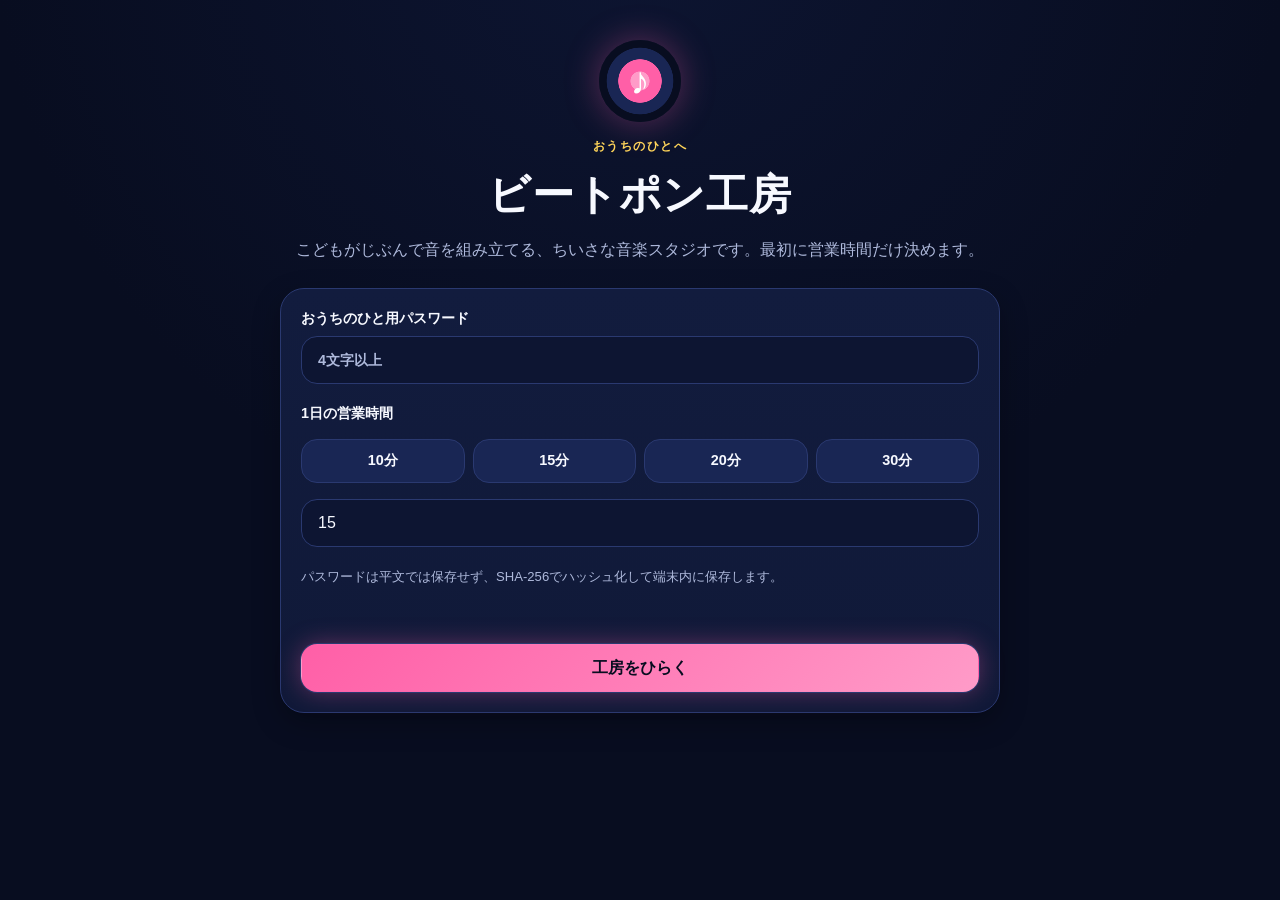
<file: index.html>
<!doctype html>
<html lang="ja">
<head>
<meta charset="utf-8">
<meta name="viewport" content="width=device-width,initial-scale=1,viewport-fit=cover">
<meta name="theme-color" content="#0b1024">
<title>ビートポン工房｜こどもへんしん工房</title>
<link rel="stylesheet" href="style.css">
</head>
<body>
<div class="app">
  <div class="shell">
    <!-- =====================================================
         [1] 初回セットアップ画面
         ===================================================== -->
    <section id="setupScreen" class="screen" hidden>
      <div class="hero">
        <div class="logo-mark" aria-hidden="true"></div>
        <div class="stack">
          <span class="eyebrow">おうちのひとへ</span>
          <h1>ビートポン工房</h1>
          <p class="lead">こどもがじぶんで音を組み立てる、ちいさな音楽スタジオです。最初に営業時間だけ決めます。</p>
        </div>
      </div>
      <div class="card setup-card">
        <label class="label">おうちのひと用パスワード
          <input id="setupPassword" class="field" type="password" minlength="4" autocomplete="new-password" placeholder="4文字以上">
        </label>
        <div class="stack">
          <div class="label">1日の営業時間</div>
          <div class="preset-grid" id="setupPresets">
            <button class="btn small" type="button" data-min="10">10分</button>
            <button class="btn small" type="button" data-min="15">15分</button>
            <button class="btn small" type="button" data-min="20">20分</button>
            <button class="btn small" type="button" data-min="30">30分</button>
          </div>
          <input id="setupMinutes" class="field" type="number" min="1" max="240" inputmode="numeric" value="15" aria-label="1日の使用時間（分）">
        </div>
        <p class="hint">パスワードは平文では保存せず、SHA-256でハッシュ化して端末内に保存します。</p>
        <div id="setupError" class="error" aria-live="polite"></div>
        <button id="setupSubmit" class="btn primary full" type="button">工房をひらく</button>
      </div>
    </section>

    <!-- =====================================================
         [2] ロック画面
         ===================================================== -->
    <section id="lockScreen" class="screen" hidden>
      <div class="hero">
        <div class="logo-mark" aria-hidden="true"></div>
        <div class="stack">
          <span class="eyebrow">10ぷんスタジオ</span>
          <h1>ビートポン工房</h1>
          <p id="lockMessage" class="lead">おうちのひとに あけてもらってね</p>
        </div>
      </div>
      <div class="card stack">
        <div id="lockOpenArea" class="lock-actions">
          <input id="lockPassword" class="field" type="password" autocomplete="current-password" placeholder="パスワード" aria-label="パスワード">
          <div id="lockError" class="error" aria-live="polite"></div>
          <button id="lockSubmit" class="btn primary full" type="button">スタジオを あける</button>
        </div>
        <div id="closedMessage" class="stack center" hidden>
          <div class="shutter" aria-hidden="true">🌙</div>
          <h2>きょうのスタジオは おしまい！</h2>
          <p class="lead">また あした つづきを つくろう。</p>
        </div>
        <button id="lockParent" class="btn ghost full" type="button">おうちのひと用</button>
        <div class="lock-status"><span class="lock-dot"></span><span>さくひんは この端末に じどうほぞん</span></div>
      </div>
    </section>

    <!-- =====================================================
         [3] プロフィール選択画面
         ===================================================== -->
    <section id="profileScreen" class="screen" hidden>
      <div class="hero">
        <span class="eyebrow">WHO'S IN THE STUDIO?</span>
        <h1>だれのスタジオ？</h1>
        <p class="lead">じぶんのボタンを おしてね。</p>
      </div>
      <div class="profile-grid">
        <button class="profile" type="button" data-profile="0">
          <span class="profile-avatar" aria-hidden="true">♪</span>
          <span class="profile-name" id="profileName0">おねえちゃん</span>
        </button>
        <button class="profile" type="button" data-profile="1">
          <span class="profile-avatar" aria-hidden="true">♫</span>
          <span class="profile-name" id="profileName1">おとうと</span>
        </button>
      </div>
      <div class="center" style="margin-top:var(--sp-5)">
        <button id="profileBack" class="btn ghost" type="button">← もどる</button>
      </div>
    </section>

    <!-- =====================================================
         [4] ホーム画面
         ===================================================== -->
    <section id="homeScreen" class="screen" hidden>
      <div class="studio-header" data-studio-header></div>
      <div class="stack">
        <div class="card daily-card">
          <div id="todayCount" class="daily-number">0</div>
          <div class="stack" style="gap:var(--sp-1)">
            <span class="eyebrow">TODAY</span>
            <h2>きょうの へんしん</h2>
            <p id="todayText" class="muted">まだ 0こ。さいしょのビートを つくろう。</p>
          </div>
        </div>
        <div class="home-actions">
          <button id="goMaker" class="big-action" type="button">
            <span class="icon" aria-hidden="true">🥁</span>
            <strong>ビートを つくる</strong>
            <span>ドン・タン・チキ・ポンを ならべて、じぶんのリズムをつくる。</span>
          </button>
          <button id="goGallery" class="big-action" type="button">
            <span class="icon" aria-hidden="true">💿</span>
            <strong>ギャラリー</strong>
            <span>できたきょくも、まだタネのきょくも、ぜんぶここにのこる。</span>
          </button>
        </div>
      </div>
    </section>

    <!-- =====================================================
         [5] ビートメーカー画面
         ===================================================== -->
    <section id="makerScreen" class="screen" hidden>
      <div class="studio-header" data-studio-header></div>
      <div class="maker-top">
        <div class="row between">
          <button id="makerBack" class="btn ghost small" type="button">← ホーム</button>
          <span id="editBadge" class="pill">あたらしいきょく</span>
        </div>
        <div class="card transport">
          <button id="playButton" class="play-btn" type="button" aria-label="再生">▶</button>
          <div class="tempo">
            <div class="row between"><strong>テンポ</strong><span id="bpmValue" class="pill">112 BPM</span></div>
            <div class="tempo-row">
              <button id="bpmMinus" class="btn small" type="button" aria-label="テンポを下げる">−</button>
              <input id="bpmRange" class="range" type="range" min="80" max="160" step="1" value="112" aria-label="テンポ">
              <button id="bpmPlus" class="btn small" type="button" aria-label="テンポを上げる">＋</button>
            </div>
          </div>
          <span class="pill">4×16</span>
        </div>
        <div class="step-pages">
          <button class="btn page-btn" type="button" data-page="0" aria-pressed="true">1–8</button>
          <button class="btn page-btn" type="button" data-page="1" aria-pressed="false">9–16</button>
        </div>
      </div>
      <div class="card sequence-card">
        <div id="stepHead" class="step-head"></div>
        <div id="sequenceGrid"></div>
        <div id="overview" class="overview" aria-label="16ステップの概要"></div>
      </div>
      <div class="card maker-save">
        <label class="label">きょくの なまえ
          <input id="workTitle" class="field" type="text" maxlength="40" placeholder="かかなくてもOK">
        </label>
        <div class="save-actions">
          <button id="saveSeed" class="btn full" type="button">🌱 タネのまま ほぞん</button>
          <button id="saveDone" class="btn cyan full" type="button">✓ ほぞん</button>
        </div>
        <p class="hint">「タネ」は未完成のしるし。タネも、たいせつな作品としてギャラリーに残ります。</p>
      </div>
    </section>

    <!-- =====================================================
         [6] ギャラリー画面
         ===================================================== -->
    <section id="galleryScreen" class="screen" hidden>
      <div class="studio-header" data-studio-header></div>
      <div class="row between" style="margin-bottom:var(--sp-4)">
        <div>
          <span class="eyebrow">MY SOUNDS</span>
          <h2>ギャラリー</h2>
        </div>
        <button id="galleryBack" class="btn ghost small" type="button">← ホーム</button>
      </div>
      <div id="galleryList" class="gallery-list"></div>
    </section>
  </div>
</div>

<!-- =======================================================
     [7] 閉店オーバーレイ＋延長
     ======================================================= -->
<div id="closingOverlay" class="overlay" hidden>
  <div class="overlay-inner">
    <div class="shutter" aria-hidden="true">🎚️</div>
    <div class="stack">
      <span class="eyebrow">STUDIO CLOSED</span>
      <h1>ガラガラ…<br>きょうの工房は へいてん！</h1>
      <p class="lead">いま作っていたビートは、ちゃんと「タネ」としてほぞんしたよ。</p>
    </div>
    <div class="card stack">
      <h3>きょう作ったもの</h3>
      <div id="closingWorks" class="today-chips"></div>
      <strong>また あした！</strong>
    </div>
    <button id="showExtend" class="btn ghost" type="button">おうちのひと用：じかんをのばす</button>
    <div id="extendBox" class="card extend-box" hidden>
      <label class="label">パスワード
        <input id="extendPassword" class="field" type="password" autocomplete="current-password" placeholder="おうちのひと用">
      </label>
      <div id="extendError" class="error" aria-live="polite"></div>
      <div class="extend-grid">
        <button class="btn" type="button" data-extend="5">+5分</button>
        <button class="btn" type="button" data-extend="10">+10分</button>
        <button class="btn" type="button" data-extend="15">+15分</button>
      </div>
    </div>
  </div>
</div>

<!-- =======================================================
     [8] 親パネル・認証モーダル
     ======================================================= -->
<div id="parentAuthModal" class="modal" hidden>
  <div class="modal-card stack">
    <div class="row between"><h2>おうちのひと用</h2><button id="parentAuthClose" class="icon-btn" type="button" aria-label="閉じる">×</button></div>
    <p class="lead">設定を変える前に、パスワードを入力してください。</p>
    <input id="parentAuthPassword" class="field" type="password" autocomplete="current-password" placeholder="パスワード">
    <div id="parentAuthError" class="error" aria-live="polite"></div>
    <button id="parentAuthSubmit" class="btn primary full" type="button">設定をひらく</button>
  </div>
</div>

<div id="parentPanel" class="modal" hidden>
  <div class="modal-card">
    <div class="row between"><div><span class="eyebrow">PARENT PANEL</span><h2>工房の設定</h2></div><button id="parentPanelClose" class="icon-btn" type="button" aria-label="閉じる">×</button></div>

    <section class="parent-section">
      <h3>営業時間</h3>
      <label class="label">1日の使用時間（分）
        <input id="parentDailyMin" class="field" type="number" min="1" max="240" inputmode="numeric">
      </label>
      <div class="two-col">
        <button id="saveDailyMin" class="btn" type="button">営業時間を保存</button>
        <button id="addFiveNow" class="btn" type="button">きょう +5分</button>
      </div>
      <p id="usageSummary" class="hint"></p>
    </section>

    <section class="parent-section">
      <h3>プロフィール名</h3>
      <div class="two-col">
        <label class="label">プロフィール1<input id="parentName0" class="field" maxlength="20"></label>
        <label class="label">プロフィール2<input id="parentName1" class="field" maxlength="20"></label>
      </div>
      <button id="saveNames" class="btn" type="button">名前を保存</button>
    </section>

    <section class="parent-section">
      <h3>パスワード変更</h3>
      <label class="label">新しいパスワード<input id="newPassword" class="field" type="password" minlength="4" autocomplete="new-password" placeholder="4文字以上"></label>
      <button id="savePassword" class="btn" type="button">パスワードを変更</button>
      <div id="parentError" class="error" aria-live="polite"></div>
    </section>

    <section class="parent-section">
      <h3>作品の管理</h3>
      <p class="hint">子ども画面では削除できません。ここだけで削除できます。</p>
      <div id="parentWorks" class="parent-works"></div>
    </section>

    <section class="parent-section">
      <h3>バックアップ / 復元</h3>
      <textarea id="backupArea" class="field" spellcheck="false" placeholder="ここにバックアップJSONが表示されます。復元するときはJSONを貼り付けます。"></textarea>
      <div class="two-col">
        <button id="exportBackup" class="btn" type="button">JSONを書き出す</button>
        <button id="restoreBackup" class="btn" type="button">貼り付けJSONから復元</button>
      </div>
      <p class="hint">バックアップには設定・利用時間・作品が含まれます。パスワードはハッシュ化された状態です。</p>
    </section>
  </div>
</div>

<div id="toast" class="toast" role="status" aria-live="polite"></div>

<script src="app.js"></script>
</body>
</html>
</file>
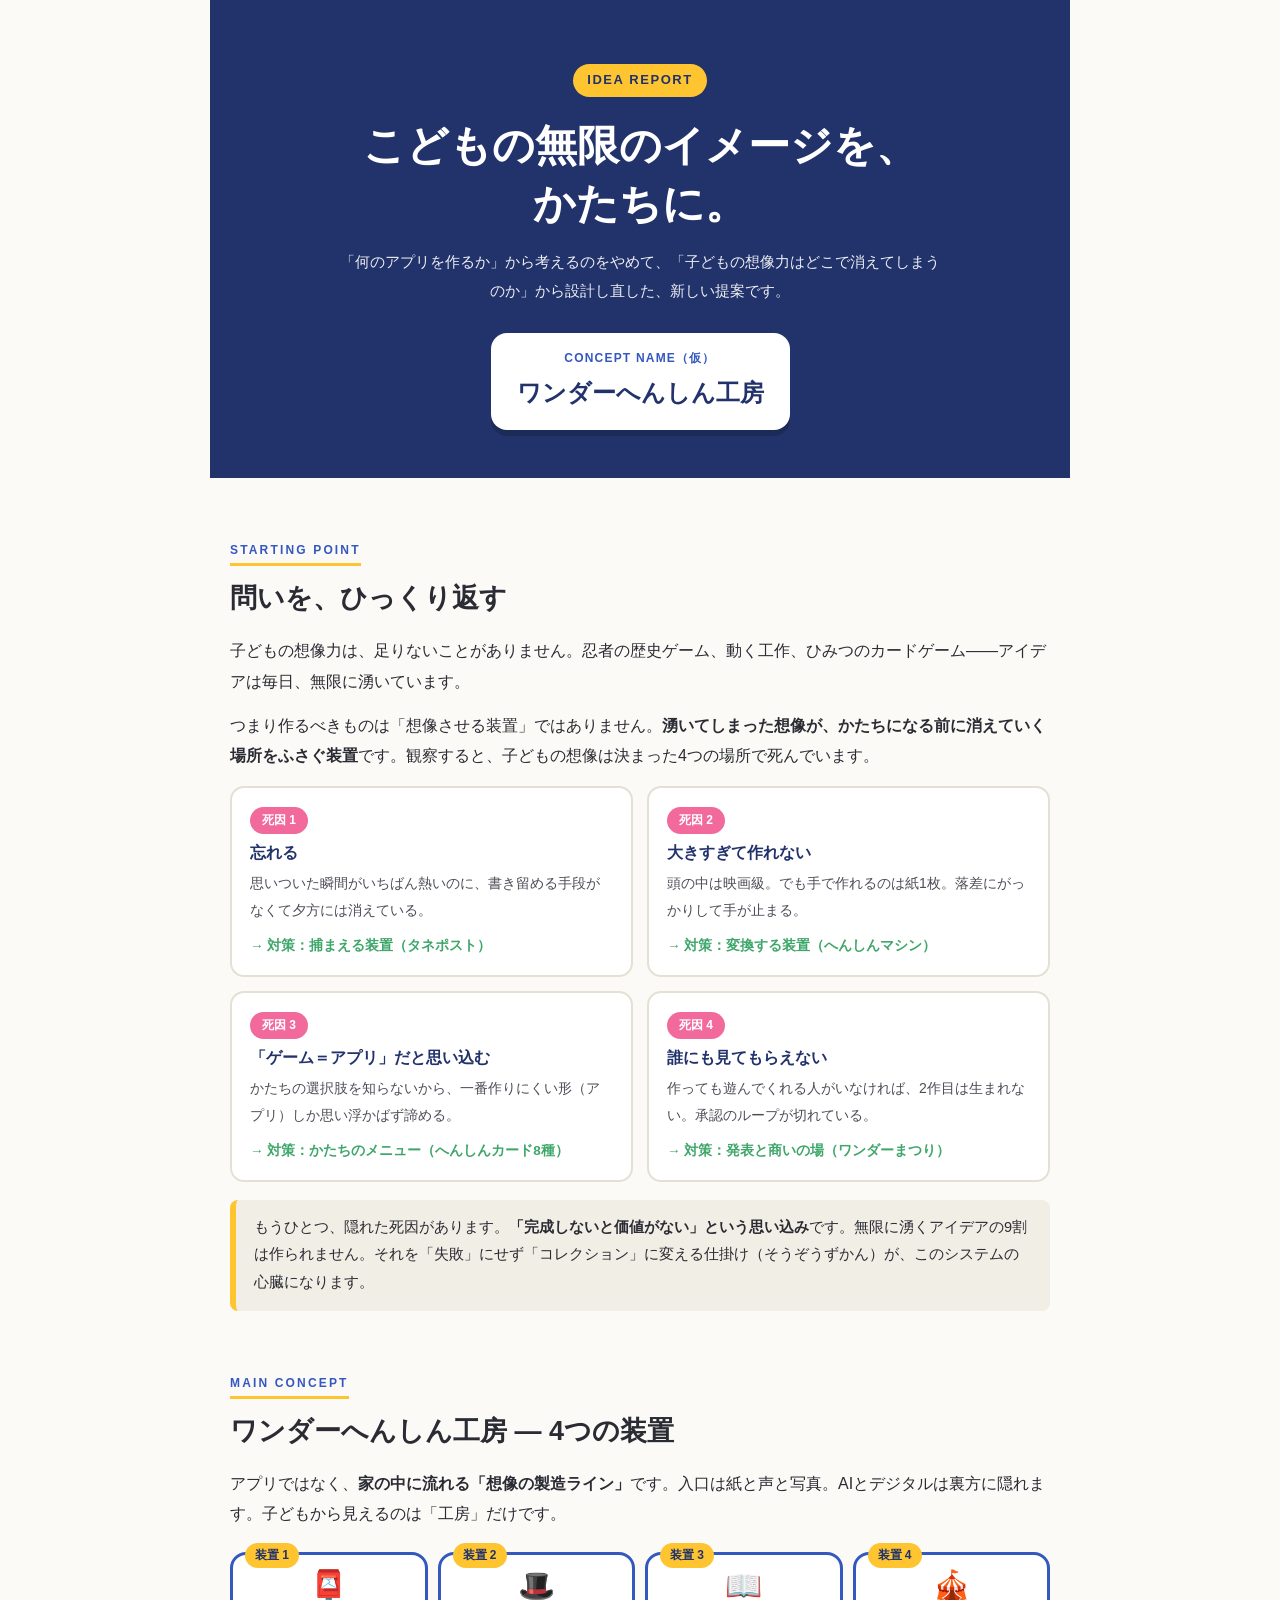
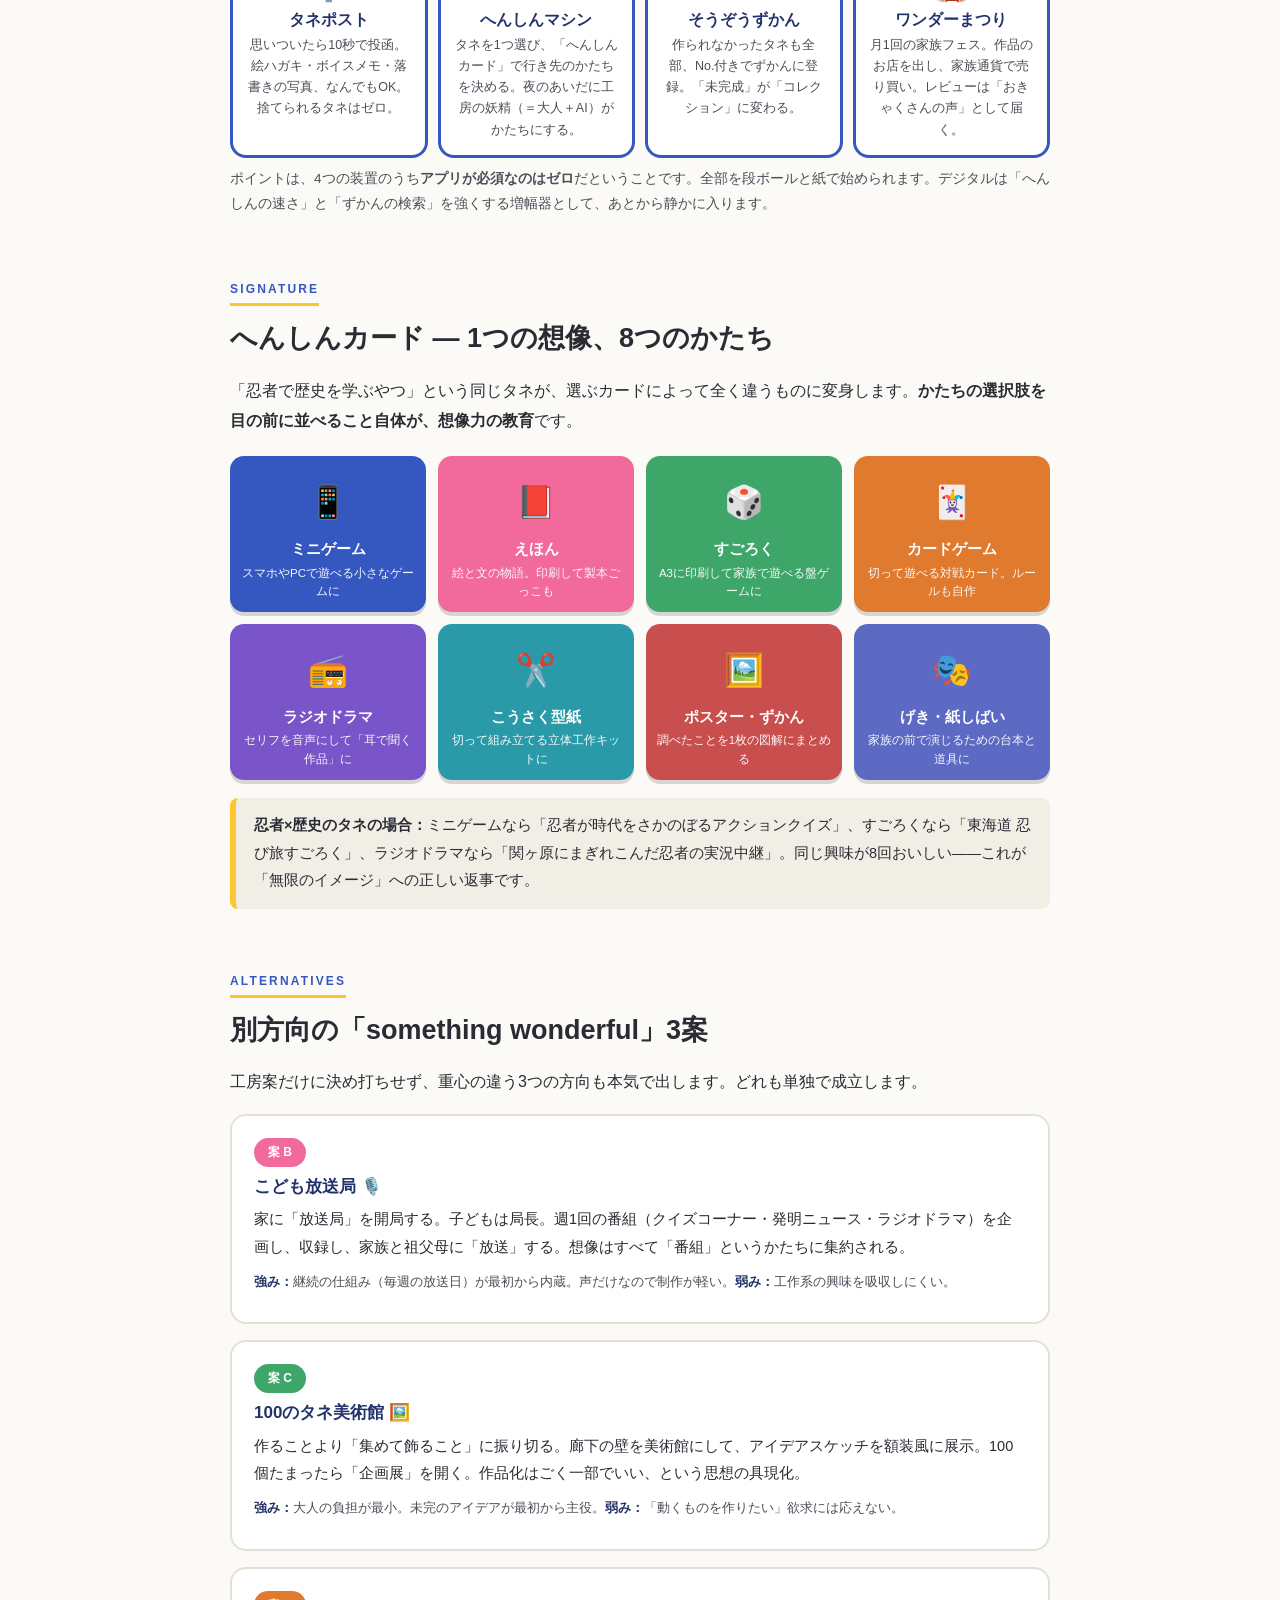
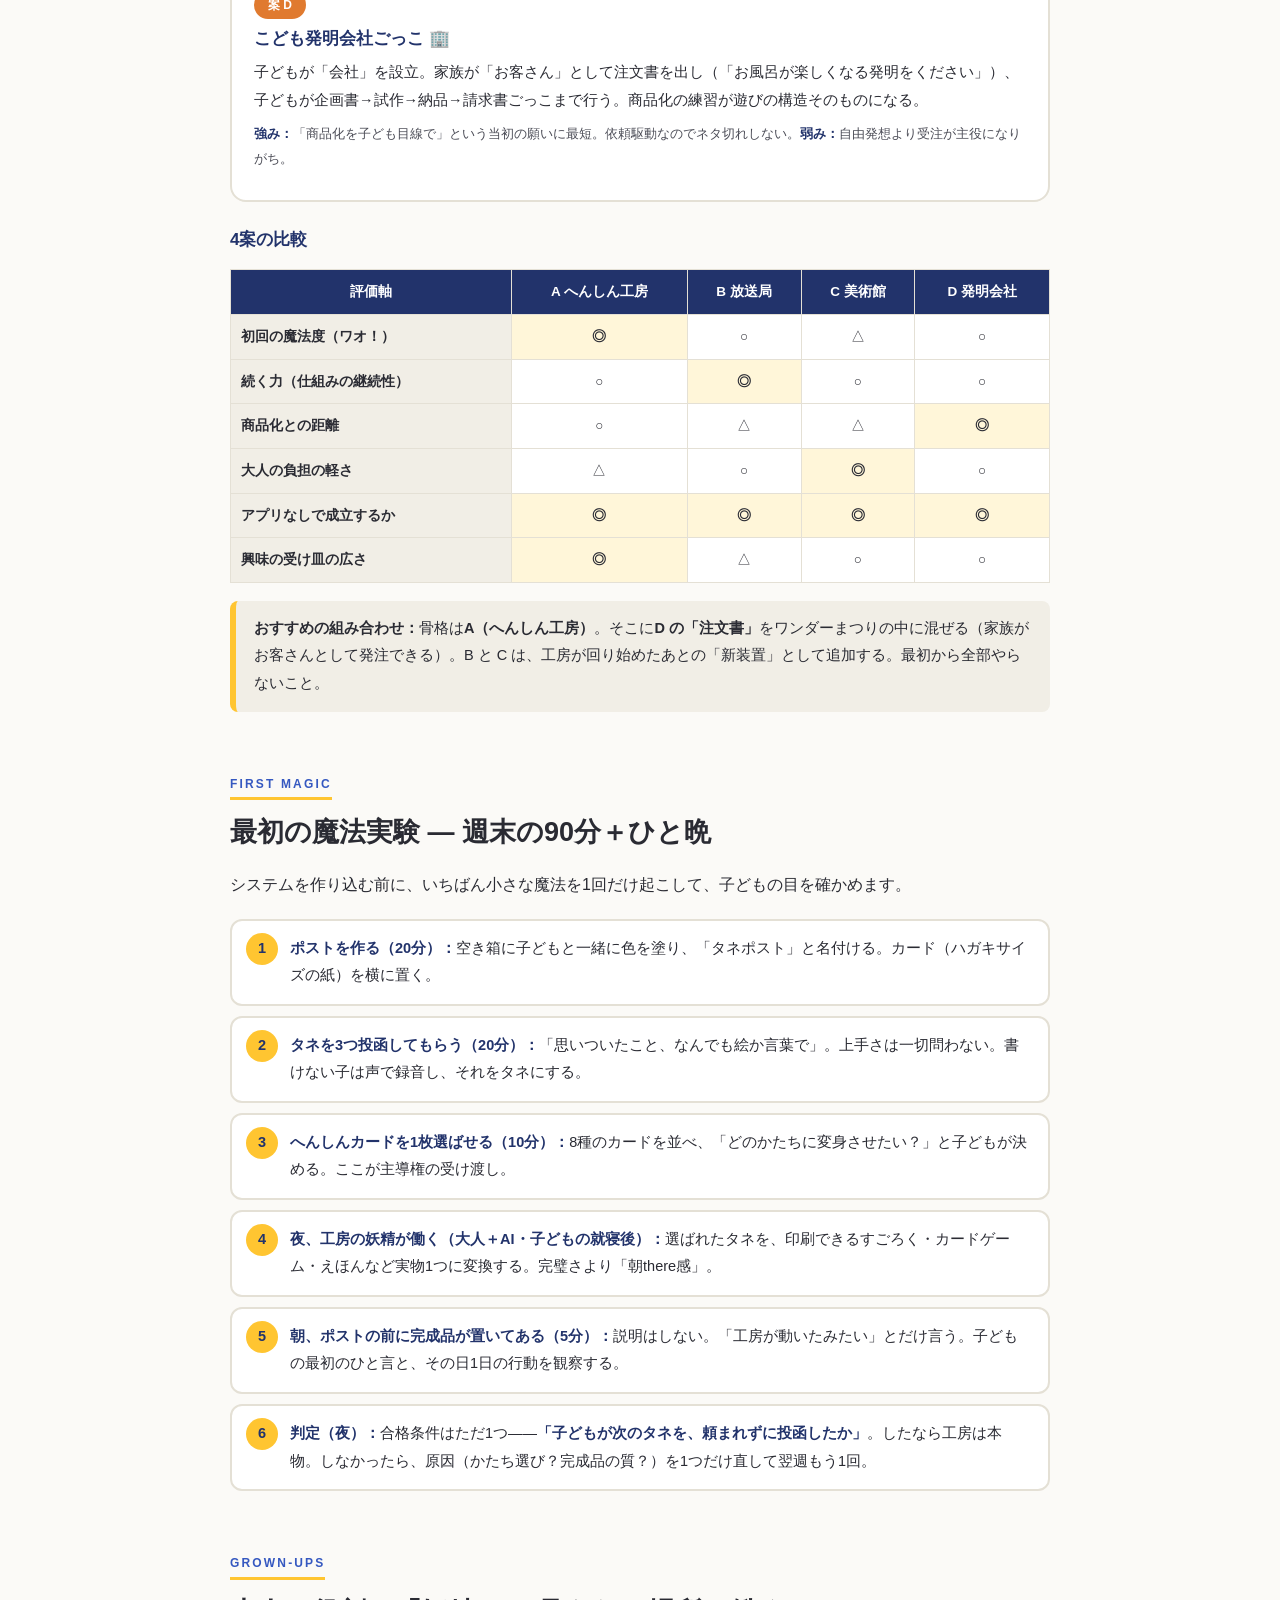
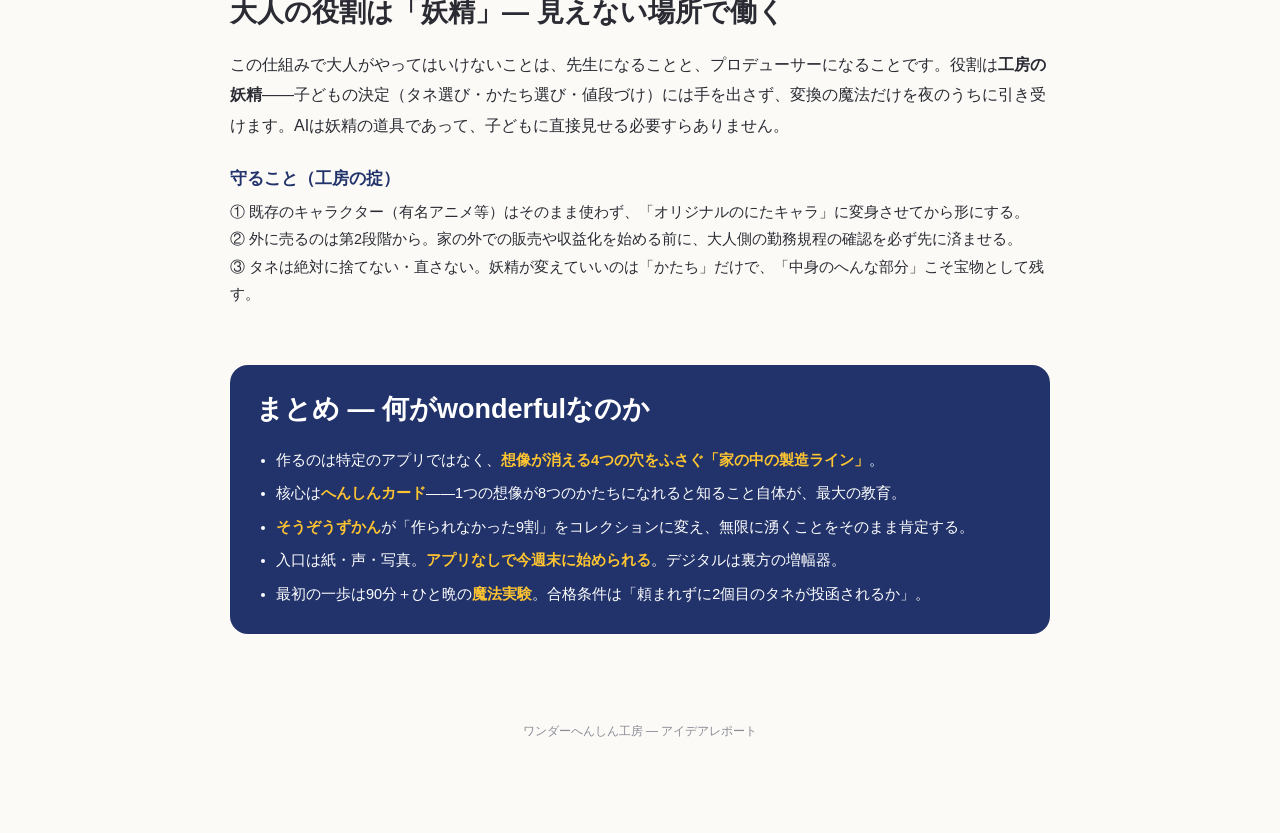
<file: archive/concept-v1-superseded.html>
<!DOCTYPE html>
<html lang="ja">
<head>
<meta charset="UTF-8">
<meta name="viewport" content="width=device-width, initial-scale=1.0">
<title>こどもの無限のイメージを、かたちに。— アイデアレポート</title>
<style>
  :root{--ink:#2a2b33;--paper:#fbfaf7;--blue:#3558c0;--blue-deep:#22336b;--sun:#ffc531;--pink:#f2699c;--green:#3fa66a;--line:#e4e0d5;--soft:#f1eee6;}
  *{box-sizing:border-box;}html,body{margin:0;padding:0;}body{background:var(--paper);color:var(--ink);font-family:"Hiragino Kaku Gothic ProN","BIZ UDPGothic","Yu Gothic","Meiryo",sans-serif;line-height:1.9;font-size:16px;}main{max-width:860px;margin:0 auto;padding:0 20px 80px;}h1,h2,h3,.display{font-family:"Hiragino Maru Gothic ProN","BIZ UDPGothic","Yu Gothic",sans-serif;line-height:1.4;}section{margin:56px 0;}
  .hero{margin:0 -20px;padding:64px 24px 48px;background:var(--blue-deep);color:#fff;text-align:center;position:relative;overflow:hidden;}.hero .eyebrow{display:inline-block;background:var(--sun);color:var(--blue-deep);font-weight:bold;font-size:13px;padding:4px 14px;border-radius:999px;letter-spacing:.12em;margin-bottom:20px;}.hero h1{font-size:clamp(26px,5.4vw,42px);margin:0 0 14px;font-weight:800;}.hero p.lead{max-width:600px;margin:0 auto;font-size:15px;opacity:.92;}.hero .name-badge{margin-top:28px;display:inline-block;background:#fff;color:var(--blue-deep);border-radius:16px;padding:14px 26px;font-weight:800;font-size:clamp(18px,3.6vw,24px);box-shadow:0 6px 0 rgba(0,0,0,.18);}.hero .name-badge small{display:block;font-size:12px;font-weight:600;color:var(--blue);letter-spacing:.1em;}
  .kicker{display:inline-block;font-size:12px;font-weight:bold;letter-spacing:.18em;color:var(--blue);border-bottom:3px solid var(--sun);padding-bottom:2px;margin-bottom:8px;}h2{font-size:clamp(20px,4vw,27px);margin:6px 0 18px;font-weight:800;}h3{font-size:17px;margin:26px 0 8px;font-weight:800;color:var(--blue-deep);}p{margin:0 0 14px;}.note{background:var(--soft);border-left:6px solid var(--sun);border-radius:8px;padding:14px 18px;font-size:14.5px;margin:18px 0;}
  .grid2{display:grid;grid-template-columns:1fr 1fr;gap:14px;}@media(max-width:620px){.grid2{grid-template-columns:1fr;}}.death{background:#fff;border:2px solid var(--line);border-radius:14px;padding:16px 18px;}.death .no{display:inline-block;background:var(--pink);color:#fff;font-weight:800;font-size:12px;border-radius:999px;padding:2px 12px;margin-bottom:6px;}.death h3{margin:2px 0 6px;font-size:16px;}.death p{font-size:14px;margin:0;color:#4c4d57;}.death .fix{margin-top:10px;font-size:13.5px;font-weight:bold;color:var(--green);}
  .line-flow{display:grid;grid-template-columns:repeat(4,1fr);gap:10px;margin:22px 0 8px;}@media(max-width:680px){.line-flow{grid-template-columns:1fr 1fr;}}.station{background:#fff;border:3px solid var(--blue);border-radius:16px;padding:16px 12px 14px;text-align:center;position:relative;}.station .icon{font-size:30px;line-height:1;}.station h3{font-size:15.5px;margin:8px 0 4px;color:var(--blue-deep);}.station p{font-size:12.5px;margin:0;color:#4c4d57;line-height:1.7;}.station .step{position:absolute;top:-12px;left:12px;background:var(--sun);color:var(--blue-deep);font-weight:800;font-size:12px;border-radius:999px;padding:1px 10px;}
  .card-shelf{display:grid;grid-template-columns:repeat(4,1fr);gap:12px;margin-top:20px;}@media(max-width:680px){.card-shelf{grid-template-columns:repeat(2,1fr);}}.hcard{border-radius:14px;padding:16px 10px 12px;text-align:center;color:#fff;box-shadow:0 4px 0 rgba(0,0,0,.15);}.hcard .icon{font-size:32px;}.hcard h3{color:#fff;font-size:14.5px;margin:6px 0 4px;}.hcard p{font-size:11.5px;margin:0;line-height:1.6;opacity:.95;}.c1{background:var(--blue)}.c2{background:var(--pink)}.c3{background:var(--green)}.c4{background:#e07a2f}.c5{background:#7a54c9}.c6{background:#2b9aa8}.c7{background:#c94f4f}.c8{background:#5c6ac4}
  .plan{background:#fff;border:2px solid var(--line);border-radius:16px;padding:20px 22px;margin:16px 0;}.plan .tag{display:inline-block;font-weight:800;font-size:12px;color:#fff;border-radius:999px;padding:3px 14px;margin-bottom:6px;}.tA{background:var(--blue)}.tB{background:var(--pink)}.tC{background:var(--green)}.tD{background:#e07a2f}.plan h3{margin:2px 0 8px;}.plan p{font-size:14.5px;margin:0 0 8px;}.plan .pm{font-size:13px;color:#4c4d57;}.plan .pm b{color:var(--blue-deep);}
  .tblwrap{overflow-x:auto;margin:18px 0;}table{border-collapse:collapse;width:100%;min-width:560px;background:#fff;font-size:13.5px;}th,td{border:1px solid var(--line);padding:9px 10px;text-align:center;}th{background:var(--blue-deep);color:#fff;font-weight:700;}td:first-child{font-weight:700;text-align:left;background:var(--soft);}.best{background:#fff6d9;font-weight:800;}
  ol.steps{padding-left:0;list-style:none;counter-reset:s;margin:18px 0;}ol.steps li{counter-increment:s;background:#fff;border:2px solid var(--line);border-radius:12px;padding:14px 16px 14px 58px;margin:10px 0;position:relative;font-size:14.5px;}ol.steps li::before{content:counter(s);position:absolute;left:14px;top:12px;width:32px;height:32px;background:var(--sun);color:var(--blue-deep);font-weight:800;border-radius:50%;display:flex;align-items:center;justify-content:center;}ol.steps li b{color:var(--blue-deep);}
  .summary{background:var(--blue-deep);color:#fff;border-radius:18px;padding:26px 26px 20px;}.summary h2{color:#fff;margin-top:0;}.summary ul{margin:0;padding-left:20px;font-size:14.5px;}.summary li{margin:6px 0;}.summary b{color:var(--sun);}footer{text-align:center;font-size:12px;color:#8a8b95;padding:30px 0 10px;}
  @media print{body{background:#fff;font-size:12.5px;}.hero{background:#fff;color:var(--ink);border-bottom:3px solid var(--ink);}.hero .name-badge{box-shadow:none;border:2px solid var(--ink);}.hcard{box-shadow:none;-webkit-print-color-adjust:exact;print-color-adjust:exact;}section{margin:28px 0;page-break-inside:avoid;}main{max-width:100%;padding:0 8mm 10mm;}}@page{size:A4;margin:14mm 12mm;}
</style>
</head>
<body>
<main>
  <div class="hero"><span class="eyebrow">IDEA REPORT</span><h1>こどもの無限のイメージを、<br>かたちに。</h1><p class="lead">「何のアプリを作るか」から考えるのをやめて、「子どもの想像力はどこで消えてしまうのか」から設計し直した、新しい提案です。</p><div class="name-badge"><small>CONCEPT NAME（仮）</small>ワンダーへんしん工房</div></div>
  <section><span class="kicker">STARTING POINT</span><h2>問いを、ひっくり返す</h2><p>子どもの想像力は、足りないことがありません。忍者の歴史ゲーム、動く工作、ひみつのカードゲーム——アイデアは毎日、無限に湧いています。</p><p>つまり作るべきものは「想像させる装置」ではありません。<b>湧いてしまった想像が、かたちになる前に消えていく場所をふさぐ装置</b>です。観察すると、子どもの想像は決まった4つの場所で死んでいます。</p><div class="grid2"><div class="death"><span class="no">死因 1</span><h3>忘れる</h3><p>思いついた瞬間がいちばん熱いのに、書き留める手段がなくて夕方には消えている。</p><div class="fix">→ 対策：捕まえる装置（タネポスト）</div></div><div class="death"><span class="no">死因 2</span><h3>大きすぎて作れない</h3><p>頭の中は映画級。でも手で作れるのは紙1枚。落差にがっかりして手が止まる。</p><div class="fix">→ 対策：変換する装置（へんしんマシン）</div></div><div class="death"><span class="no">死因 3</span><h3>「ゲーム＝アプリ」だと思い込む</h3><p>かたちの選択肢を知らないから、一番作りにくい形（アプリ）しか思い浮かばず諦める。</p><div class="fix">→ 対策：かたちのメニュー（へんしんカード8種）</div></div><div class="death"><span class="no">死因 4</span><h3>誰にも見てもらえない</h3><p>作っても遊んでくれる人がいなければ、2作目は生まれない。承認のループが切れている。</p><div class="fix">→ 対策：発表と商いの場（ワンダーまつり）</div></div></div><div class="note">もうひとつ、隠れた死因があります。<b>「完成しないと価値がない」という思い込み</b>です。無限に湧くアイデアの9割は作られません。それを「失敗」にせず「コレクション」に変える仕掛け（そうぞうずかん）が、このシステムの心臓になります。</div></section>
  <section><span class="kicker">MAIN CONCEPT</span><h2>ワンダーへんしん工房 — 4つの装置</h2><p>アプリではなく、<b>家の中に流れる「想像の製造ライン」</b>です。入口は紙と声と写真。AIとデジタルは裏方に隠れます。子どもから見えるのは「工房」だけです。</p><div class="line-flow"><div class="station"><span class="step">装置 1</span><div class="icon">📮</div><h3>タネポスト</h3><p>思いついたら10秒で投函。絵ハガキ・ボイスメモ・落書きの写真、なんでもOK。捨てられるタネはゼロ。</p></div><div class="station"><span class="step">装置 2</span><div class="icon">🎩</div><h3>へんしんマシン</h3><p>タネを1つ選び、「へんしんカード」で行き先のかたちを決める。夜のあいだに工房の妖精（＝大人＋AI）がかたちにする。</p></div><div class="station"><span class="step">装置 3</span><div class="icon">📖</div><h3>そうぞうずかん</h3><p>作られなかったタネも全部、No.付きでずかんに登録。「未完成」が「コレクション」に変わる。</p></div><div class="station"><span class="step">装置 4</span><div class="icon">🎪</div><h3>ワンダーまつり</h3><p>月1回の家族フェス。作品のお店を出し、家族通貨で売り買い。レビューは「おきゃくさんの声」として届く。</p></div></div><p style="font-size:13.5px;color:#4c4d57;">ポイントは、4つの装置のうち<b>アプリが必須なのはゼロ</b>だということです。全部を段ボールと紙で始められます。デジタルは「へんしんの速さ」と「ずかんの検索」を強くする増幅器として、あとから静かに入ります。</p></section>
  <section><span class="kicker">SIGNATURE</span><h2>へんしんカード — 1つの想像、8つのかたち</h2><p>「忍者で歴史を学ぶやつ」という同じタネが、選ぶカードによって全く違うものに変身します。<b>かたちの選択肢を目の前に並べること自体が、想像力の教育</b>です。</p><div class="card-shelf"><div class="hcard c1"><div class="icon">📱</div><h3>ミニゲーム</h3><p>スマホやPCで遊べる小さなゲームに</p></div><div class="hcard c2"><div class="icon">📕</div><h3>えほん</h3><p>絵と文の物語。印刷して製本ごっこも</p></div><div class="hcard c3"><div class="icon">🎲</div><h3>すごろく</h3><p>A3に印刷して家族で遊べる盤ゲームに</p></div><div class="hcard c4"><div class="icon">🃏</div><h3>カードゲーム</h3><p>切って遊べる対戦カード。ルールも自作</p></div><div class="hcard c5"><div class="icon">📻</div><h3>ラジオドラマ</h3><p>セリフを音声にして「耳で聞く作品」に</p></div><div class="hcard c6"><div class="icon">✂️</div><h3>こうさく型紙</h3><p>切って組み立てる立体工作キットに</p></div><div class="hcard c7"><div class="icon">🖼️</div><h3>ポスター・ずかん</h3><p>調べたことを1枚の図解にまとめる</p></div><div class="hcard c8"><div class="icon">🎭</div><h3>げき・紙しばい</h3><p>家族の前で演じるための台本と道具に</p></div></div><div class="note"><b>忍者×歴史のタネの場合：</b>ミニゲームなら「忍者が時代をさかのぼるアクションクイズ」、すごろくなら「東海道 忍び旅すごろく」、ラジオドラマなら「関ヶ原にまぎれこんだ忍者の実況中継」。同じ興味が8回おいしい——これが「無限のイメージ」への正しい返事です。</div></section>
  <section><span class="kicker">ALTERNATIVES</span><h2>別方向の「something wonderful」3案</h2><p>工房案だけに決め打ちせず、重心の違う3つの方向も本気で出します。どれも単独で成立します。</p><div class="plan"><span class="tag tB">案 B</span><h3>こども放送局 🎙️</h3><p>家に「放送局」を開局する。子どもは局長。週1回の番組（クイズコーナー・発明ニュース・ラジオドラマ）を企画し、収録し、家族と祖父母に「放送」する。想像はすべて「番組」というかたちに集約される。</p><p class="pm"><b>強み：</b>継続の仕組み（毎週の放送日）が最初から内蔵。声だけなので制作が軽い。<b>弱み：</b>工作系の興味を吸収しにくい。</p></div><div class="plan"><span class="tag tC">案 C</span><h3>100のタネ美術館 🖼️</h3><p>作ることより「集めて飾ること」に振り切る。廊下の壁を美術館にして、アイデアスケッチを額装風に展示。100個たまったら「企画展」を開く。作品化はごく一部でいい、という思想の具現化。</p><p class="pm"><b>強み：</b>大人の負担が最小。未完のアイデアが最初から主役。<b>弱み：</b>「動くものを作りたい」欲求には応えない。</p></div><div class="plan"><span class="tag tD">案 D</span><h3>こども発明会社ごっこ 🏢</h3><p>子どもが「会社」を設立。家族が「お客さん」として注文書を出し（「お風呂が楽しくなる発明をください」）、子どもが企画書→試作→納品→請求書ごっこまで行う。商品化の練習が遊びの構造そのものになる。</p><p class="pm"><b>強み：</b>「商品化を子ども目線で」という当初の願いに最短。依頼駆動なのでネタ切れしない。<b>弱み：</b>自由発想より受注が主役になりがち。</p></div><h3>4案の比較</h3><div class="tblwrap"><table><tr><th>評価軸</th><th>A へんしん工房</th><th>B 放送局</th><th>C 美術館</th><th>D 発明会社</th></tr><tr><td>初回の魔法度（ワオ！）</td><td class="best">◎</td><td>○</td><td>△</td><td>○</td></tr><tr><td>続く力（仕組みの継続性）</td><td>○</td><td class="best">◎</td><td>○</td><td>○</td></tr><tr><td>商品化との距離</td><td>○</td><td>△</td><td>△</td><td class="best">◎</td></tr><tr><td>大人の負担の軽さ</td><td>△</td><td>○</td><td class="best">◎</td><td>○</td></tr><tr><td>アプリなしで成立するか</td><td class="best">◎</td><td class="best">◎</td><td class="best">◎</td><td class="best">◎</td></tr><tr><td>興味の受け皿の広さ</td><td class="best">◎</td><td>△</td><td>○</td><td>○</td></tr></table></div><div class="note"><b>おすすめの組み合わせ：</b>骨格は<b>A（へんしん工房）</b>。そこに<b>D の「注文書」</b>をワンダーまつりの中に混ぜる（家族がお客さんとして発注できる）。B と C は、工房が回り始めたあとの「新装置」として追加する。最初から全部やらないこと。</div></section>
  <section><span class="kicker">FIRST MAGIC</span><h2>最初の魔法実験 — 週末の90分＋ひと晩</h2><p>システムを作り込む前に、いちばん小さな魔法を1回だけ起こして、子どもの目を確かめます。</p><ol class="steps"><li><b>ポストを作る（20分）：</b>空き箱に子どもと一緒に色を塗り、「タネポスト」と名付ける。カード（ハガキサイズの紙）を横に置く。</li><li><b>タネを3つ投函してもらう（20分）：</b>「思いついたこと、なんでも絵か言葉で」。上手さは一切問わない。書けない子は声で録音し、それをタネにする。</li><li><b>へんしんカードを1枚選ばせる（10分）：</b>8種のカードを並べ、「どのかたちに変身させたい？」と子どもが決める。ここが主導権の受け渡し。</li><li><b>夜、工房の妖精が働く（大人＋AI・子どもの就寝後）：</b>選ばれたタネを、印刷できるすごろく・カードゲーム・えほんなど実物1つに変換する。完璧さより「朝there感」。</li><li><b>朝、ポストの前に完成品が置いてある（5分）：</b>説明はしない。「工房が動いたみたい」とだけ言う。子どもの最初のひと言と、その日1日の行動を観察する。</li><li><b>判定（夜）：</b>合格条件はただ1つ——<b>「子どもが次のタネを、頼まれずに投函したか」</b>。したなら工房は本物。しなかったら、原因（かたち選び？完成品の質？）を1つだけ直して翌週もう1回。</li></ol></section>
  <section><span class="kicker">GROWN-UPS</span><h2>大人の役割は「妖精」— 見えない場所で働く</h2><p>この仕組みで大人がやってはいけないことは、先生になることと、プロデューサーになることです。役割は<b>工房の妖精</b>——子どもの決定（タネ選び・かたち選び・値段づけ）には手を出さず、変換の魔法だけを夜のうちに引き受けます。AIは妖精の道具であって、子どもに直接見せる必要すらありません。</p><h3>守ること（工房の掟）</h3><p style="font-size:14.5px;">① 既存のキャラクター（有名アニメ等）はそのまま使わず、「オリジナルのにたキャラ」に変身させてから形にする。<br>② 外に売るのは第2段階から。家の外での販売や収益化を始める前に、大人側の勤務規程の確認を必ず先に済ませる。<br>③ タネは絶対に捨てない・直さない。妖精が変えていいのは「かたち」だけで、「中身のへんな部分」こそ宝物として残す。</p></section>
  <section><div class="summary"><h2>まとめ — 何がwonderfulなのか</h2><ul><li>作るのは特定のアプリではなく、<b>想像が消える4つの穴をふさぐ「家の中の製造ライン」</b>。</li><li>核心は<b>へんしんカード</b>——1つの想像が8つのかたちになれると知ること自体が、最大の教育。</li><li><b>そうぞうずかん</b>が「作られなかった9割」をコレクションに変え、無限に湧くことをそのまま肯定する。</li><li>入口は紙・声・写真。<b>アプリなしで今週末に始められる</b>。デジタルは裏方の増幅器。</li><li>最初の一歩は90分＋ひと晩の<b>魔法実験</b>。合格条件は「頼まれずに2個目のタネが投函されるか」。</li></ul></div></section>
  <footer>ワンダーへんしん工房 — アイデアレポート</footer>
</main>
</body>
</html>
</file>
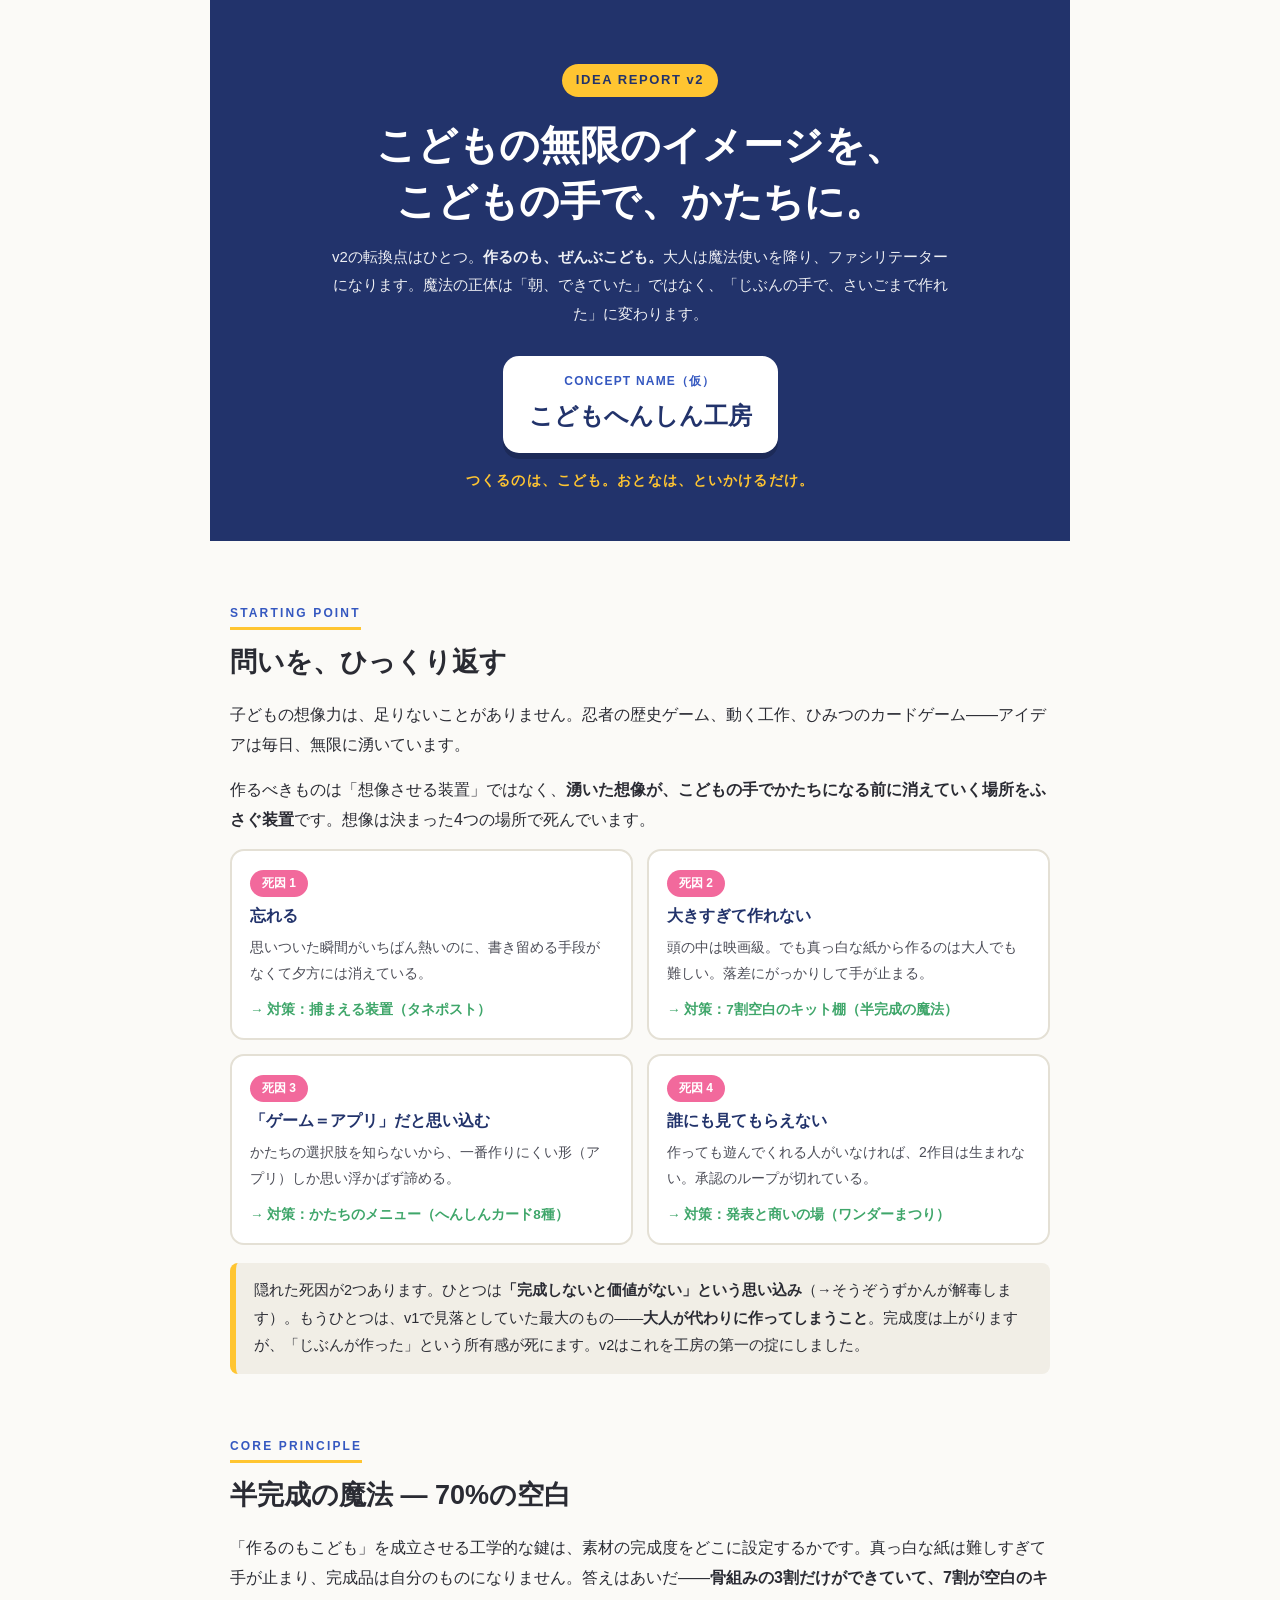
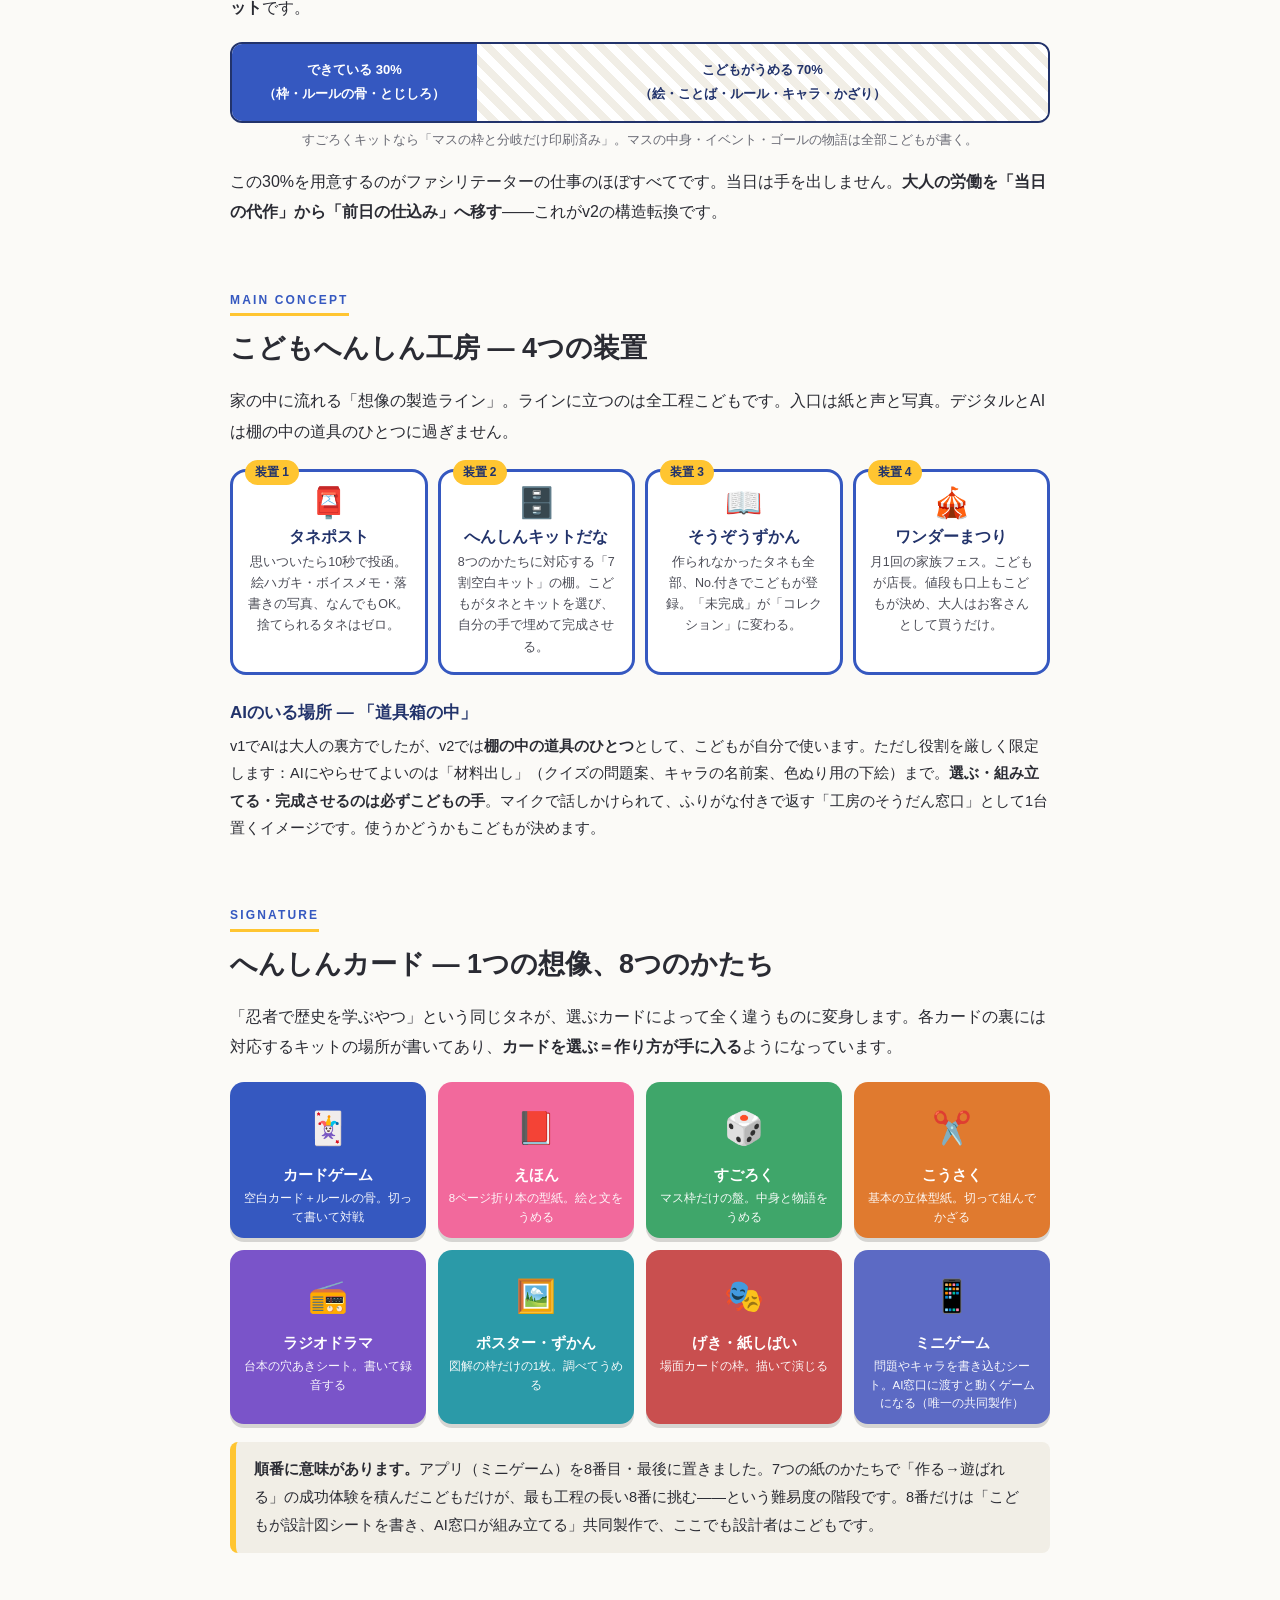
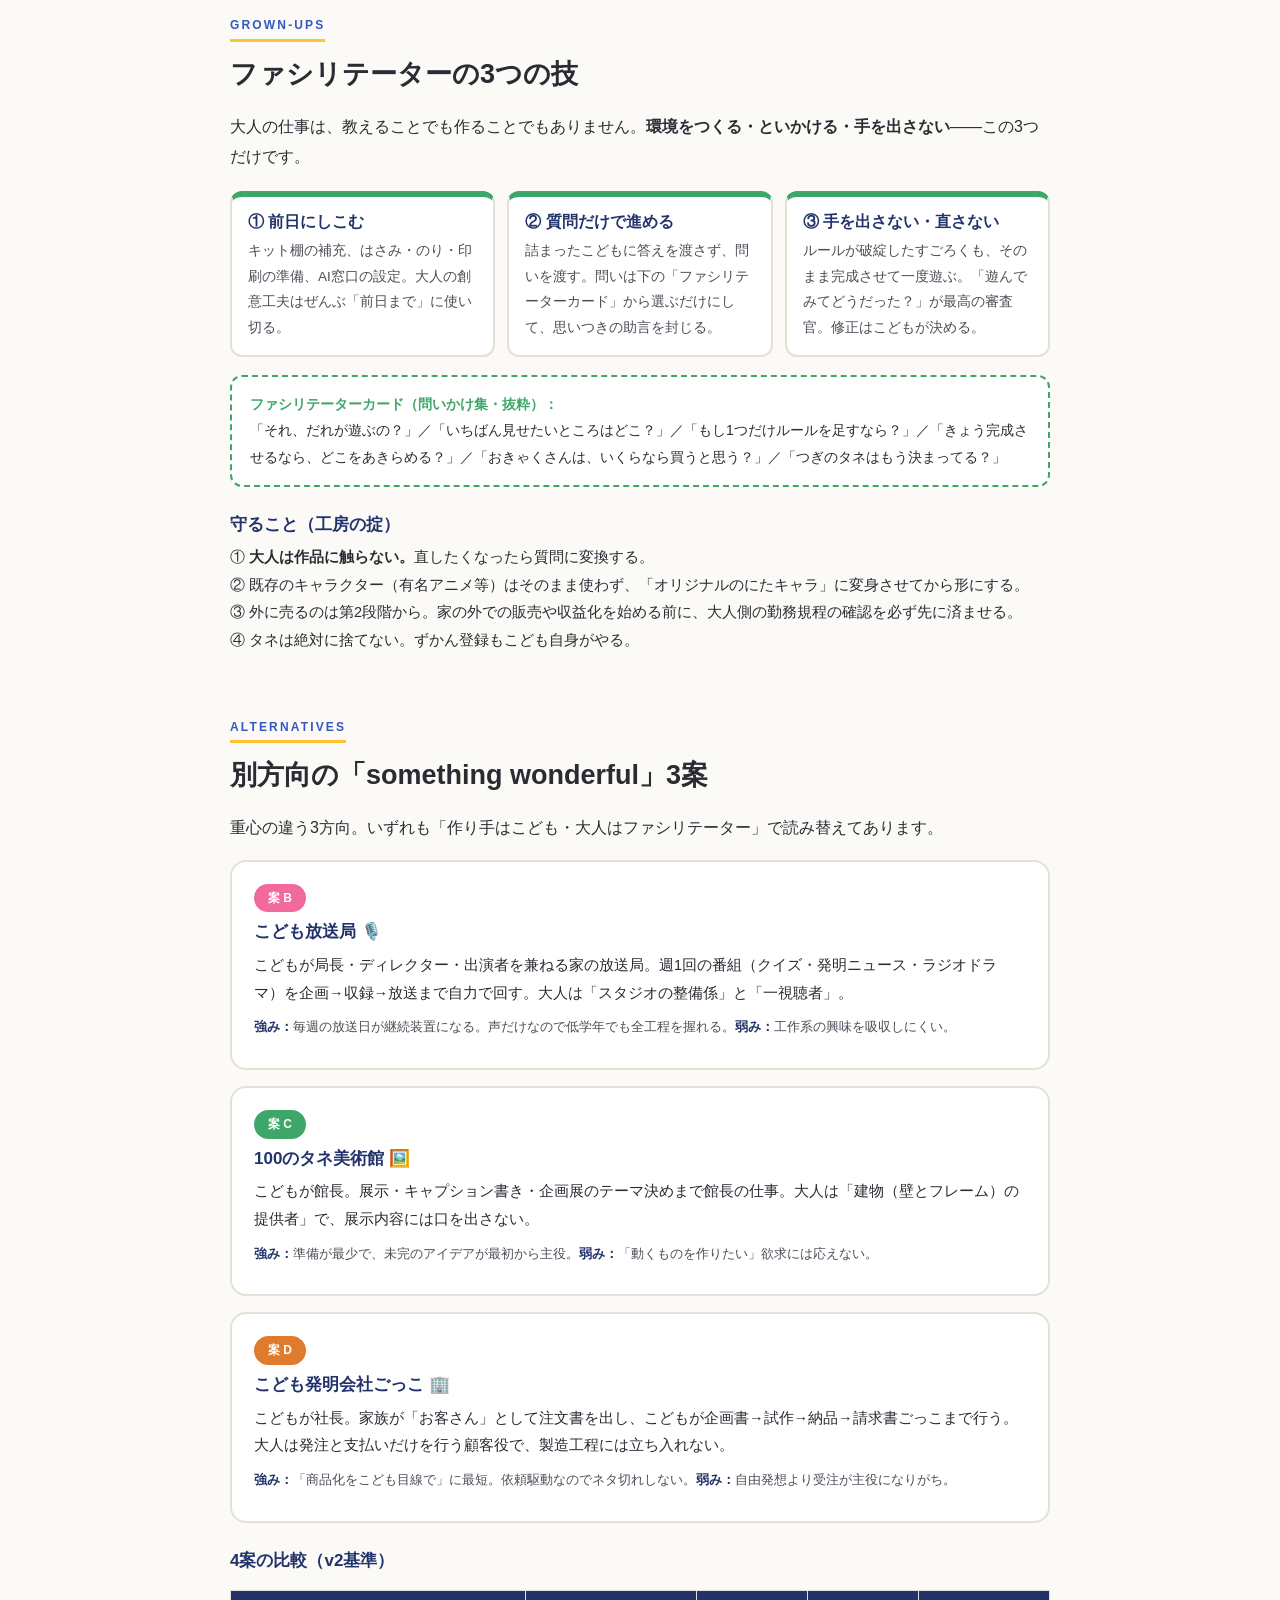
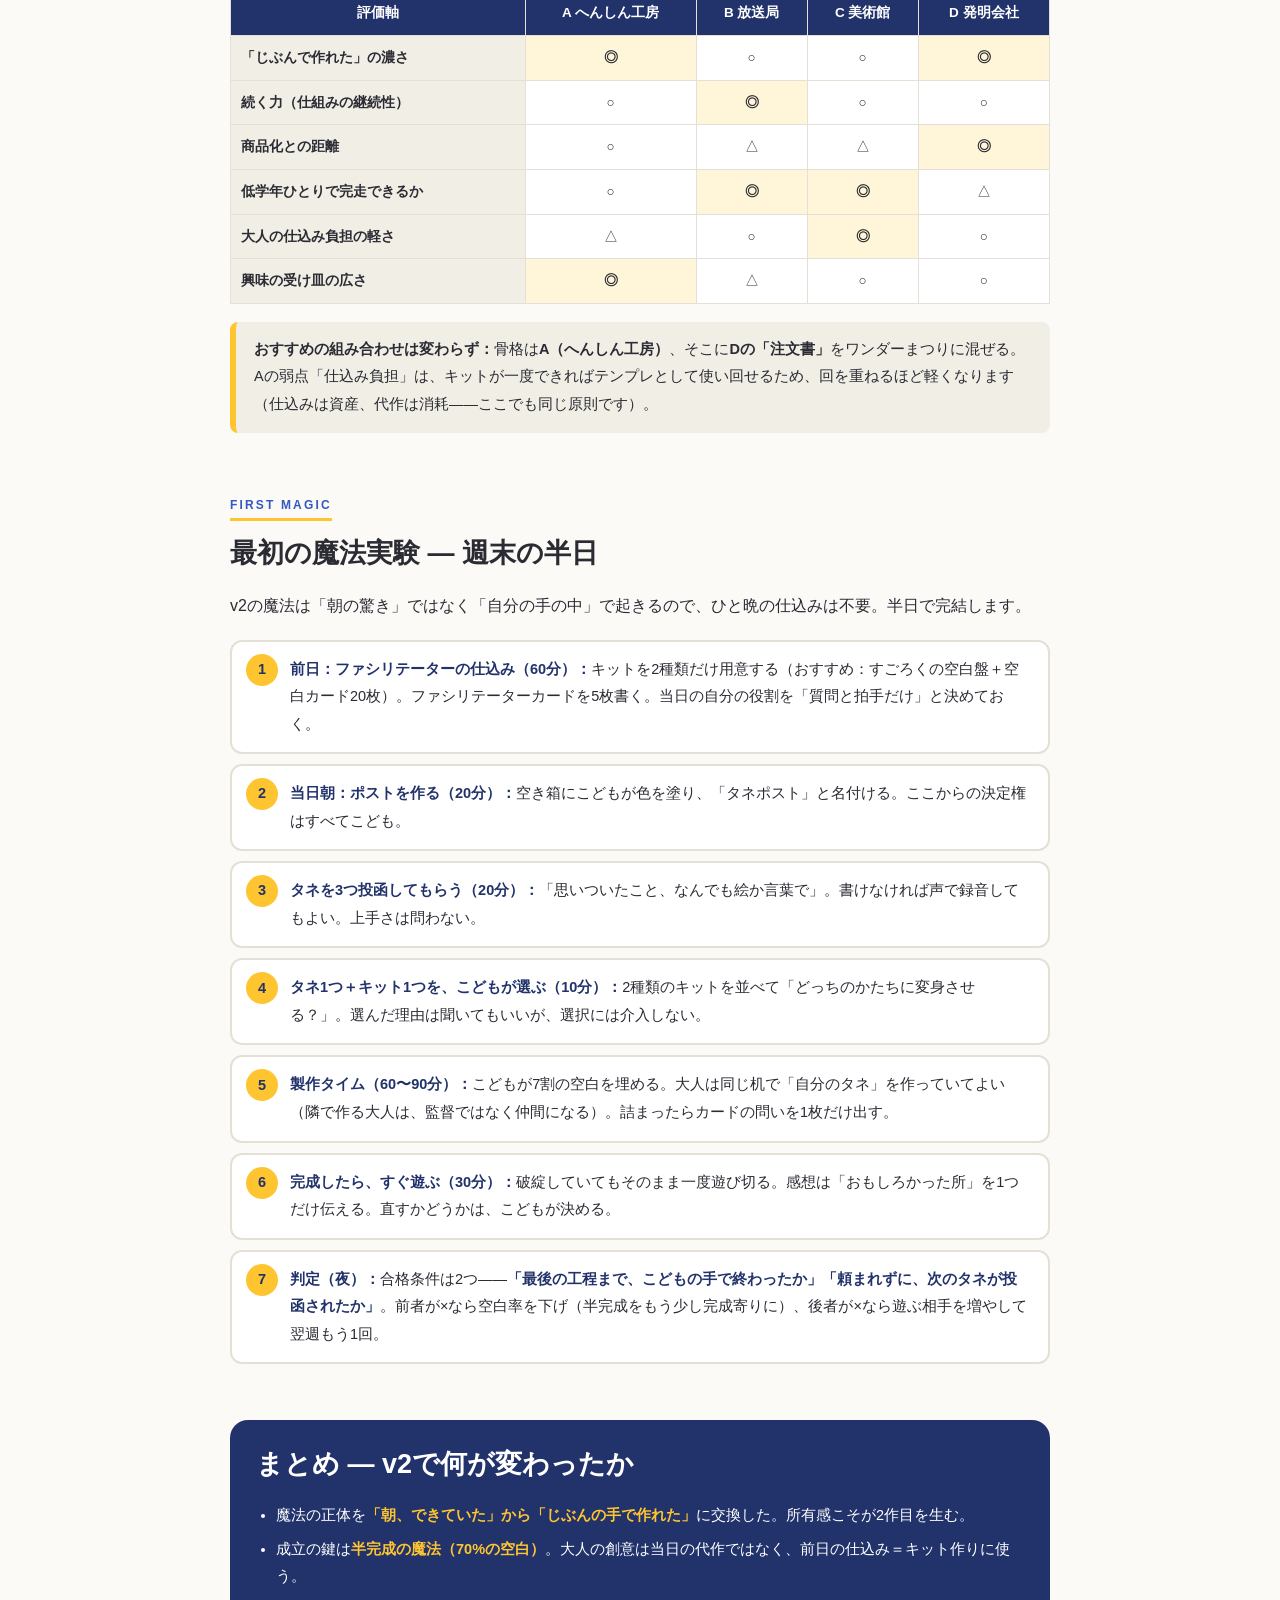
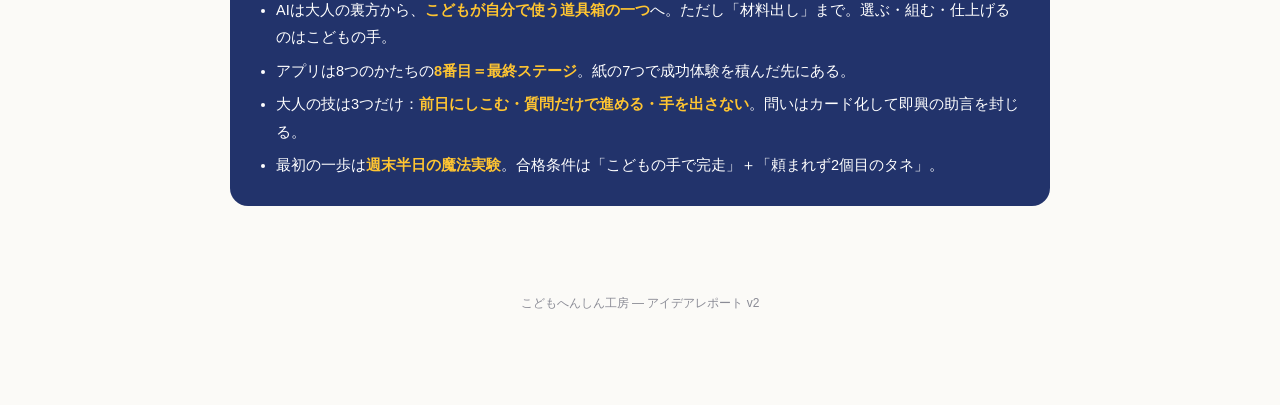
<file: docs/concept-v2.html>
<!DOCTYPE html>
<html lang="ja">
<head>
<meta charset="UTF-8">
<meta name="viewport" content="width=device-width, initial-scale=1.0">
<title>こどもの無限のイメージを、こどもの手で、かたちに。— アイデアレポート v2</title>
<style>
  :root{--ink:#2a2b33;--paper:#fbfaf7;--blue:#3558c0;--blue-deep:#22336b;--sun:#ffc531;--pink:#f2699c;--green:#3fa66a;--line:#e4e0d5;--soft:#f1eee6;}
  *{box-sizing:border-box;}html,body{margin:0;padding:0;}body{background:var(--paper);color:var(--ink);font-family:"Hiragino Kaku Gothic ProN","BIZ UDPGothic","Yu Gothic","Meiryo",sans-serif;line-height:1.9;font-size:16px;}main{max-width:860px;margin:0 auto;padding:0 20px 80px;}h1,h2,h3{font-family:"Hiragino Maru Gothic ProN","BIZ UDPGothic","Yu Gothic",sans-serif;line-height:1.4;}section{margin:56px 0;}
  .hero{margin:0 -20px;padding:64px 24px 48px;background:var(--blue-deep);color:#fff;text-align:center;}.hero .eyebrow{display:inline-block;background:var(--sun);color:var(--blue-deep);font-weight:bold;font-size:13px;padding:4px 14px;border-radius:999px;letter-spacing:.12em;margin-bottom:20px;}.hero h1{font-size:clamp(25px,5.2vw,40px);margin:0 0 14px;font-weight:800;}.hero p.lead{max-width:620px;margin:0 auto;font-size:15px;opacity:.92;}.hero .name-badge{margin-top:28px;display:inline-block;background:#fff;color:var(--blue-deep);border-radius:16px;padding:14px 26px;font-weight:800;font-size:clamp(18px,3.6vw,24px);box-shadow:0 6px 0 rgba(0,0,0,.18);}.hero .name-badge small{display:block;font-size:12px;font-weight:600;color:var(--blue);letter-spacing:.1em;}.hero .motto{margin-top:14px;font-size:14px;font-weight:700;color:var(--sun);letter-spacing:.08em;}
  .kicker{display:inline-block;font-size:12px;font-weight:bold;letter-spacing:.18em;color:var(--blue);border-bottom:3px solid var(--sun);padding-bottom:2px;margin-bottom:8px;}h2{font-size:clamp(20px,4vw,27px);margin:6px 0 18px;font-weight:800;}h3{font-size:17px;margin:26px 0 8px;font-weight:800;color:var(--blue-deep);}p{margin:0 0 14px;}.note{background:var(--soft);border-left:6px solid var(--sun);border-radius:8px;padding:14px 18px;font-size:14.5px;margin:18px 0;}
  .grid2{display:grid;grid-template-columns:1fr 1fr;gap:14px;}@media(max-width:620px){.grid2{grid-template-columns:1fr;}}.death{background:#fff;border:2px solid var(--line);border-radius:14px;padding:16px 18px;}.death .no{display:inline-block;background:var(--pink);color:#fff;font-weight:800;font-size:12px;border-radius:999px;padding:2px 12px;margin-bottom:6px;}.death h3{margin:2px 0 6px;font-size:16px;}.death p{font-size:14px;margin:0;color:#4c4d57;}.death .fix{margin-top:10px;font-size:13.5px;font-weight:bold;color:var(--green);}
  .line-flow{display:grid;grid-template-columns:repeat(4,1fr);gap:10px;margin:22px 0 8px;}@media(max-width:680px){.line-flow{grid-template-columns:1fr 1fr;}}.station{background:#fff;border:3px solid var(--blue);border-radius:16px;padding:16px 12px 14px;text-align:center;position:relative;}.station .icon{font-size:30px;line-height:1;}.station h3{font-size:15.5px;margin:8px 0 4px;color:var(--blue-deep);}.station p{font-size:12.5px;margin:0;color:#4c4d57;line-height:1.7;}.station .step{position:absolute;top:-12px;left:12px;background:var(--sun);color:var(--blue-deep);font-weight:800;font-size:12px;border-radius:999px;padding:1px 10px;}
  .card-shelf{display:grid;grid-template-columns:repeat(4,1fr);gap:12px;margin-top:20px;}@media(max-width:680px){.card-shelf{grid-template-columns:repeat(2,1fr);}}.hcard{border-radius:14px;padding:16px 10px 12px;text-align:center;color:#fff;box-shadow:0 4px 0 rgba(0,0,0,.15);}.hcard .icon{font-size:32px;}.hcard h3{color:#fff;font-size:14.5px;margin:6px 0 4px;}.hcard p{font-size:11.5px;margin:0;line-height:1.6;opacity:.95;}.c1{background:var(--blue)}.c2{background:var(--pink)}.c3{background:var(--green)}.c4{background:#e07a2f}.c5{background:#7a54c9}.c6{background:#2b9aa8}.c7{background:#c94f4f}.c8{background:#5c6ac4}
  .blank-bar{display:flex;border-radius:12px;overflow:hidden;border:2px solid var(--blue-deep);margin:18px 0 6px;font-size:13px;font-weight:700;text-align:center;}.blank-bar .done{flex:0 0 30%;background:var(--blue);color:#fff;padding:14px 6px;}.blank-bar .todo{flex:1;background:repeating-linear-gradient(45deg,#fff,#fff 8px,var(--soft) 8px,var(--soft) 16px);color:var(--blue-deep);padding:14px 6px;}.caption{font-size:12.5px;color:#6a6b75;text-align:center;margin-bottom:14px;}
  .fgrid{display:grid;grid-template-columns:repeat(3,1fr);gap:12px;margin:18px 0;}@media(max-width:680px){.fgrid{grid-template-columns:1fr;}}.fcard{background:#fff;border:2px solid var(--line);border-top:6px solid var(--green);border-radius:12px;padding:14px 16px;}.fcard h3{margin:0 0 6px;font-size:15.5px;}.fcard p{font-size:13.5px;margin:0;color:#4c4d57;}.qbox{background:#fff;border:2px dashed var(--green);border-radius:12px;padding:14px 18px;font-size:14px;margin:14px 0;}.qbox b{color:var(--green);}
  .plan{background:#fff;border:2px solid var(--line);border-radius:16px;padding:20px 22px;margin:16px 0;}.plan .tag{display:inline-block;font-weight:800;font-size:12px;color:#fff;border-radius:999px;padding:3px 14px;margin-bottom:6px;}.tB{background:var(--pink)}.tC{background:var(--green)}.tD{background:#e07a2f}.plan h3{margin:2px 0 8px;}.plan p{font-size:14.5px;margin:0 0 8px;}.plan .pm{font-size:13px;color:#4c4d57;}.plan .pm b{color:var(--blue-deep);}
  .tblwrap{overflow-x:auto;margin:18px 0;}table{border-collapse:collapse;width:100%;min-width:560px;background:#fff;font-size:13.5px;}th,td{border:1px solid var(--line);padding:9px 10px;text-align:center;}th{background:var(--blue-deep);color:#fff;font-weight:700;}td:first-child{font-weight:700;text-align:left;background:var(--soft);}.best{background:#fff6d9;font-weight:800;}
  ol.steps{padding-left:0;list-style:none;counter-reset:s;margin:18px 0;}ol.steps li{counter-increment:s;background:#fff;border:2px solid var(--line);border-radius:12px;padding:14px 16px 14px 58px;margin:10px 0;position:relative;font-size:14.5px;}ol.steps li::before{content:counter(s);position:absolute;left:14px;top:12px;width:32px;height:32px;background:var(--sun);color:var(--blue-deep);font-weight:800;border-radius:50%;display:flex;align-items:center;justify-content:center;}ol.steps li b{color:var(--blue-deep);}
  .summary{background:var(--blue-deep);color:#fff;border-radius:18px;padding:26px 26px 20px;}.summary h2{color:#fff;margin-top:0;}.summary ul{margin:0;padding-left:20px;font-size:14.5px;}.summary li{margin:6px 0;}.summary b{color:var(--sun);}footer{text-align:center;font-size:12px;color:#8a8b95;padding:30px 0 10px;}
  @media print{body{background:#fff;font-size:12.5px;}.hero{background:#fff;color:var(--ink);border-bottom:3px solid var(--ink);}.hero .name-badge{box-shadow:none;border:2px solid var(--ink);}.hcard{box-shadow:none;-webkit-print-color-adjust:exact;print-color-adjust:exact;}section{margin:28px 0;page-break-inside:avoid;}main{max-width:100%;padding:0 8mm 10mm;}}@page{size:A4;margin:14mm 12mm;}
</style>
</head>
<body>
<main>
  <div class="hero"><span class="eyebrow">IDEA REPORT v2</span><h1>こどもの無限のイメージを、<br>こどもの手で、かたちに。</h1><p class="lead">v2の転換点はひとつ。<b>作るのも、ぜんぶこども。</b>大人は魔法使いを降り、ファシリテーターになります。魔法の正体は「朝、できていた」ではなく、「じぶんの手で、さいごまで作れた」に変わります。</p><div class="name-badge"><small>CONCEPT NAME（仮）</small>こどもへんしん工房</div><div class="motto">つくるのは、こども。おとなは、といかけるだけ。</div></div>
  <section><span class="kicker">STARTING POINT</span><h2>問いを、ひっくり返す</h2><p>子どもの想像力は、足りないことがありません。忍者の歴史ゲーム、動く工作、ひみつのカードゲーム——アイデアは毎日、無限に湧いています。</p><p>作るべきものは「想像させる装置」ではなく、<b>湧いた想像が、こどもの手でかたちになる前に消えていく場所をふさぐ装置</b>です。想像は決まった4つの場所で死んでいます。</p><div class="grid2"><div class="death"><span class="no">死因 1</span><h3>忘れる</h3><p>思いついた瞬間がいちばん熱いのに、書き留める手段がなくて夕方には消えている。</p><div class="fix">→ 対策：捕まえる装置（タネポスト）</div></div><div class="death"><span class="no">死因 2</span><h3>大きすぎて作れない</h3><p>頭の中は映画級。でも真っ白な紙から作るのは大人でも難しい。落差にがっかりして手が止まる。</p><div class="fix">→ 対策：7割空白のキット棚（半完成の魔法）</div></div><div class="death"><span class="no">死因 3</span><h3>「ゲーム＝アプリ」だと思い込む</h3><p>かたちの選択肢を知らないから、一番作りにくい形（アプリ）しか思い浮かばず諦める。</p><div class="fix">→ 対策：かたちのメニュー（へんしんカード8種）</div></div><div class="death"><span class="no">死因 4</span><h3>誰にも見てもらえない</h3><p>作っても遊んでくれる人がいなければ、2作目は生まれない。承認のループが切れている。</p><div class="fix">→ 対策：発表と商いの場（ワンダーまつり）</div></div></div><div class="note">隠れた死因が2つあります。ひとつは<b>「完成しないと価値がない」という思い込み</b>（→そうぞうずかんが解毒します）。もうひとつは、v1で見落としていた最大のもの——<b>大人が代わりに作ってしまうこと</b>。完成度は上がりますが、「じぶんが作った」という所有感が死にます。v2はこれを工房の第一の掟にしました。</div></section>
  <section><span class="kicker">CORE PRINCIPLE</span><h2>半完成の魔法 — 70%の空白</h2><p>「作るのもこども」を成立させる工学的な鍵は、素材の完成度をどこに設定するかです。真っ白な紙は難しすぎて手が止まり、完成品は自分のものになりません。答えはあいだ——<b>骨組みの3割だけができていて、7割が空白のキット</b>です。</p><div class="blank-bar"><div class="done">できている 30%<br>（枠・ルールの骨・とじしろ）</div><div class="todo">こどもがうめる 70%<br>（絵・ことば・ルール・キャラ・かざり）</div></div><p class="caption">すごろくキットなら「マスの枠と分岐だけ印刷済み」。マスの中身・イベント・ゴールの物語は全部こどもが書く。</p><p>この30%を用意するのがファシリテーターの仕事のほぼすべてです。当日は手を出しません。<b>大人の労働を「当日の代作」から「前日の仕込み」へ移す</b>——これがv2の構造転換です。</p></section>
  <section><span class="kicker">MAIN CONCEPT</span><h2>こどもへんしん工房 — 4つの装置</h2><p>家の中に流れる「想像の製造ライン」。ラインに立つのは全工程こどもです。入口は紙と声と写真。デジタルとAIは棚の中の道具のひとつに過ぎません。</p><div class="line-flow"><div class="station"><span class="step">装置 1</span><div class="icon">📮</div><h3>タネポスト</h3><p>思いついたら10秒で投函。絵ハガキ・ボイスメモ・落書きの写真、なんでもOK。捨てられるタネはゼロ。</p></div><div class="station"><span class="step">装置 2</span><div class="icon">🗄️</div><h3>へんしんキットだな</h3><p>8つのかたちに対応する「7割空白キット」の棚。こどもがタネとキットを選び、自分の手で埋めて完成させる。</p></div><div class="station"><span class="step">装置 3</span><div class="icon">📖</div><h3>そうぞうずかん</h3><p>作られなかったタネも全部、No.付きでこどもが登録。「未完成」が「コレクション」に変わる。</p></div><div class="station"><span class="step">装置 4</span><div class="icon">🎪</div><h3>ワンダーまつり</h3><p>月1回の家族フェス。こどもが店長。値段も口上もこどもが決め、大人はお客さんとして買うだけ。</p></div></div><h3>AIのいる場所 — 「道具箱の中」</h3><p style="font-size:14.5px;">v1でAIは大人の裏方でしたが、v2では<b>棚の中の道具のひとつ</b>として、こどもが自分で使います。ただし役割を厳しく限定します：AIにやらせてよいのは「材料出し」（クイズの問題案、キャラの名前案、色ぬり用の下絵）まで。<b>選ぶ・組み立てる・完成させるのは必ずこどもの手</b>。マイクで話しかけられて、ふりがな付きで返す「工房のそうだん窓口」として1台置くイメージです。使うかどうかもこどもが決めます。</p></section>
  <section><span class="kicker">SIGNATURE</span><h2>へんしんカード — 1つの想像、8つのかたち</h2><p>「忍者で歴史を学ぶやつ」という同じタネが、選ぶカードによって全く違うものに変身します。各カードの裏には対応するキットの場所が書いてあり、<b>カードを選ぶ＝作り方が手に入る</b>ようになっています。</p><div class="card-shelf"><div class="hcard c1"><div class="icon">🃏</div><h3>カードゲーム</h3><p>空白カード＋ルールの骨。切って書いて対戦</p></div><div class="hcard c2"><div class="icon">📕</div><h3>えほん</h3><p>8ページ折り本の型紙。絵と文をうめる</p></div><div class="hcard c3"><div class="icon">🎲</div><h3>すごろく</h3><p>マス枠だけの盤。中身と物語をうめる</p></div><div class="hcard c4"><div class="icon">✂️</div><h3>こうさく</h3><p>基本の立体型紙。切って組んでかざる</p></div><div class="hcard c5"><div class="icon">📻</div><h3>ラジオドラマ</h3><p>台本の穴あきシート。書いて録音する</p></div><div class="hcard c6"><div class="icon">🖼️</div><h3>ポスター・ずかん</h3><p>図解の枠だけの1枚。調べてうめる</p></div><div class="hcard c7"><div class="icon">🎭</div><h3>げき・紙しばい</h3><p>場面カードの枠。描いて演じる</p></div><div class="hcard c8"><div class="icon">📱</div><h3>ミニゲーム</h3><p>問題やキャラを書き込むシート。AI窓口に渡すと動くゲームになる（唯一の共同製作）</p></div></div><div class="note"><b>順番に意味があります。</b>アプリ（ミニゲーム）を8番目・最後に置きました。7つの紙のかたちで「作る→遊ばれる」の成功体験を積んだこどもだけが、最も工程の長い8番に挑む——という難易度の階段です。8番だけは「こどもが設計図シートを書き、AI窓口が組み立てる」共同製作で、ここでも設計者はこどもです。</div></section>
  <section><span class="kicker">GROWN-UPS</span><h2>ファシリテーターの3つの技</h2><p>大人の仕事は、教えることでも作ることでもありません。<b>環境をつくる・といかける・手を出さない</b>——この3つだけです。</p><div class="fgrid"><div class="fcard"><h3>① 前日にしこむ</h3><p>キット棚の補充、はさみ・のり・印刷の準備、AI窓口の設定。大人の創意工夫はぜんぶ「前日まで」に使い切る。</p></div><div class="fcard"><h3>② 質問だけで進める</h3><p>詰まったこどもに答えを渡さず、問いを渡す。問いは下の「ファシリテーターカード」から選ぶだけにして、思いつきの助言を封じる。</p></div><div class="fcard"><h3>③ 手を出さない・直さない</h3><p>ルールが破綻したすごろくも、そのまま完成させて一度遊ぶ。「遊んでみてどうだった？」が最高の審査官。修正はこどもが決める。</p></div></div><div class="qbox"><b>ファシリテーターカード（問いかけ集・抜粋）：</b><br>「それ、だれが遊ぶの？」／「いちばん見せたいところはどこ？」／「もし1つだけルールを足すなら？」／「きょう完成させるなら、どこをあきらめる？」／「おきゃくさんは、いくらなら買うと思う？」／「つぎのタネはもう決まってる？」</div><h3>守ること（工房の掟）</h3><p style="font-size:14.5px;">① <b>大人は作品に触らない。</b>直したくなったら質問に変換する。<br>② 既存のキャラクター（有名アニメ等）はそのまま使わず、「オリジナルのにたキャラ」に変身させてから形にする。<br>③ 外に売るのは第2段階から。家の外での販売や収益化を始める前に、大人側の勤務規程の確認を必ず先に済ませる。<br>④ タネは絶対に捨てない。ずかん登録もこども自身がやる。</p></section>
  <section><span class="kicker">ALTERNATIVES</span><h2>別方向の「something wonderful」3案</h2><p>重心の違う3方向。いずれも「作り手はこども・大人はファシリテーター」で読み替えてあります。</p><div class="plan"><span class="tag tB">案 B</span><h3>こども放送局 🎙️</h3><p>こどもが局長・ディレクター・出演者を兼ねる家の放送局。週1回の番組（クイズ・発明ニュース・ラジオドラマ）を企画→収録→放送まで自力で回す。大人は「スタジオの整備係」と「一視聴者」。</p><p class="pm"><b>強み：</b>毎週の放送日が継続装置になる。声だけなので低学年でも全工程を握れる。<b>弱み：</b>工作系の興味を吸収しにくい。</p></div><div class="plan"><span class="tag tC">案 C</span><h3>100のタネ美術館 🖼️</h3><p>こどもが館長。展示・キャプション書き・企画展のテーマ決めまで館長の仕事。大人は「建物（壁とフレーム）の提供者」で、展示内容には口を出さない。</p><p class="pm"><b>強み：</b>準備が最少で、未完のアイデアが最初から主役。<b>弱み：</b>「動くものを作りたい」欲求には応えない。</p></div><div class="plan"><span class="tag tD">案 D</span><h3>こども発明会社ごっこ 🏢</h3><p>こどもが社長。家族が「お客さん」として注文書を出し、こどもが企画書→試作→納品→請求書ごっこまで行う。大人は発注と支払いだけを行う顧客役で、製造工程には立ち入れない。</p><p class="pm"><b>強み：</b>「商品化をこども目線で」に最短。依頼駆動なのでネタ切れしない。<b>弱み：</b>自由発想より受注が主役になりがち。</p></div><h3>4案の比較（v2基準）</h3><div class="tblwrap"><table><tr><th>評価軸</th><th>A へんしん工房</th><th>B 放送局</th><th>C 美術館</th><th>D 発明会社</th></tr><tr><td>「じぶんで作れた」の濃さ</td><td class="best">◎</td><td>○</td><td>○</td><td class="best">◎</td></tr><tr><td>続く力（仕組みの継続性）</td><td>○</td><td class="best">◎</td><td>○</td><td>○</td></tr><tr><td>商品化との距離</td><td>○</td><td>△</td><td>△</td><td class="best">◎</td></tr><tr><td>低学年ひとりで完走できるか</td><td>○</td><td class="best">◎</td><td class="best">◎</td><td>△</td></tr><tr><td>大人の仕込み負担の軽さ</td><td>△</td><td>○</td><td class="best">◎</td><td>○</td></tr><tr><td>興味の受け皿の広さ</td><td class="best">◎</td><td>△</td><td>○</td><td>○</td></tr></table></div><div class="note"><b>おすすめの組み合わせは変わらず：</b>骨格は<b>A（へんしん工房）</b>、そこに<b>Dの「注文書」</b>をワンダーまつりに混ぜる。Aの弱点「仕込み負担」は、キットが一度できればテンプレとして使い回せるため、回を重ねるほど軽くなります（仕込みは資産、代作は消耗——ここでも同じ原則です）。</div></section>
  <section><span class="kicker">FIRST MAGIC</span><h2>最初の魔法実験 — 週末の半日</h2><p>v2の魔法は「朝の驚き」ではなく「自分の手の中」で起きるので、ひと晩の仕込みは不要。半日で完結します。</p><ol class="steps"><li><b>前日：ファシリテーターの仕込み（60分）：</b>キットを2種類だけ用意する（おすすめ：すごろくの空白盤＋空白カード20枚）。ファシリテーターカードを5枚書く。当日の自分の役割を「質問と拍手だけ」と決めておく。</li><li><b>当日朝：ポストを作る（20分）：</b>空き箱にこどもが色を塗り、「タネポスト」と名付ける。ここからの決定権はすべてこども。</li><li><b>タネを3つ投函してもらう（20分）：</b>「思いついたこと、なんでも絵か言葉で」。書けなければ声で録音してもよい。上手さは問わない。</li><li><b>タネ1つ＋キット1つを、こどもが選ぶ（10分）：</b>2種類のキットを並べて「どっちのかたちに変身させる？」。選んだ理由は聞いてもいいが、選択には介入しない。</li><li><b>製作タイム（60〜90分）：</b>こどもが7割の空白を埋める。大人は同じ机で「自分のタネ」を作っていてよい（隣で作る大人は、監督ではなく仲間になる）。詰まったらカードの問いを1枚だけ出す。</li><li><b>完成したら、すぐ遊ぶ（30分）：</b>破綻していてもそのまま一度遊び切る。感想は「おもしろかった所」を1つだけ伝える。直すかどうかは、こどもが決める。</li><li><b>判定（夜）：</b>合格条件は2つ——<b>「最後の工程まで、こどもの手で終わったか」「頼まれずに、次のタネが投函されたか」</b>。前者が×なら空白率を下げ（半完成をもう少し完成寄りに）、後者が×なら遊ぶ相手を増やして翌週もう1回。</li></ol></section>
  <section><div class="summary"><h2>まとめ — v2で何が変わったか</h2><ul><li>魔法の正体を<b>「朝、できていた」から「じぶんの手で作れた」</b>に交換した。所有感こそが2作目を生む。</li><li>成立の鍵は<b>半完成の魔法（70%の空白）</b>。大人の創意は当日の代作ではなく、前日の仕込み＝キット作りに使う。</li><li>AIは大人の裏方から、<b>こどもが自分で使う道具箱の一つ</b>へ。ただし「材料出し」まで。選ぶ・組む・仕上げるのはこどもの手。</li><li>アプリは8つのかたちの<b>8番目＝最終ステージ</b>。紙の7つで成功体験を積んだ先にある。</li><li>大人の技は3つだけ：<b>前日にしこむ・質問だけで進める・手を出さない</b>。問いはカード化して即興の助言を封じる。</li><li>最初の一歩は<b>週末半日の魔法実験</b>。合格条件は「こどもの手で完走」＋「頼まれず2個目のタネ」。</li></ul></div></section>
  <footer>こどもへんしん工房 — アイデアレポート v2</footer>
</main>
</body>
</html>
</file>
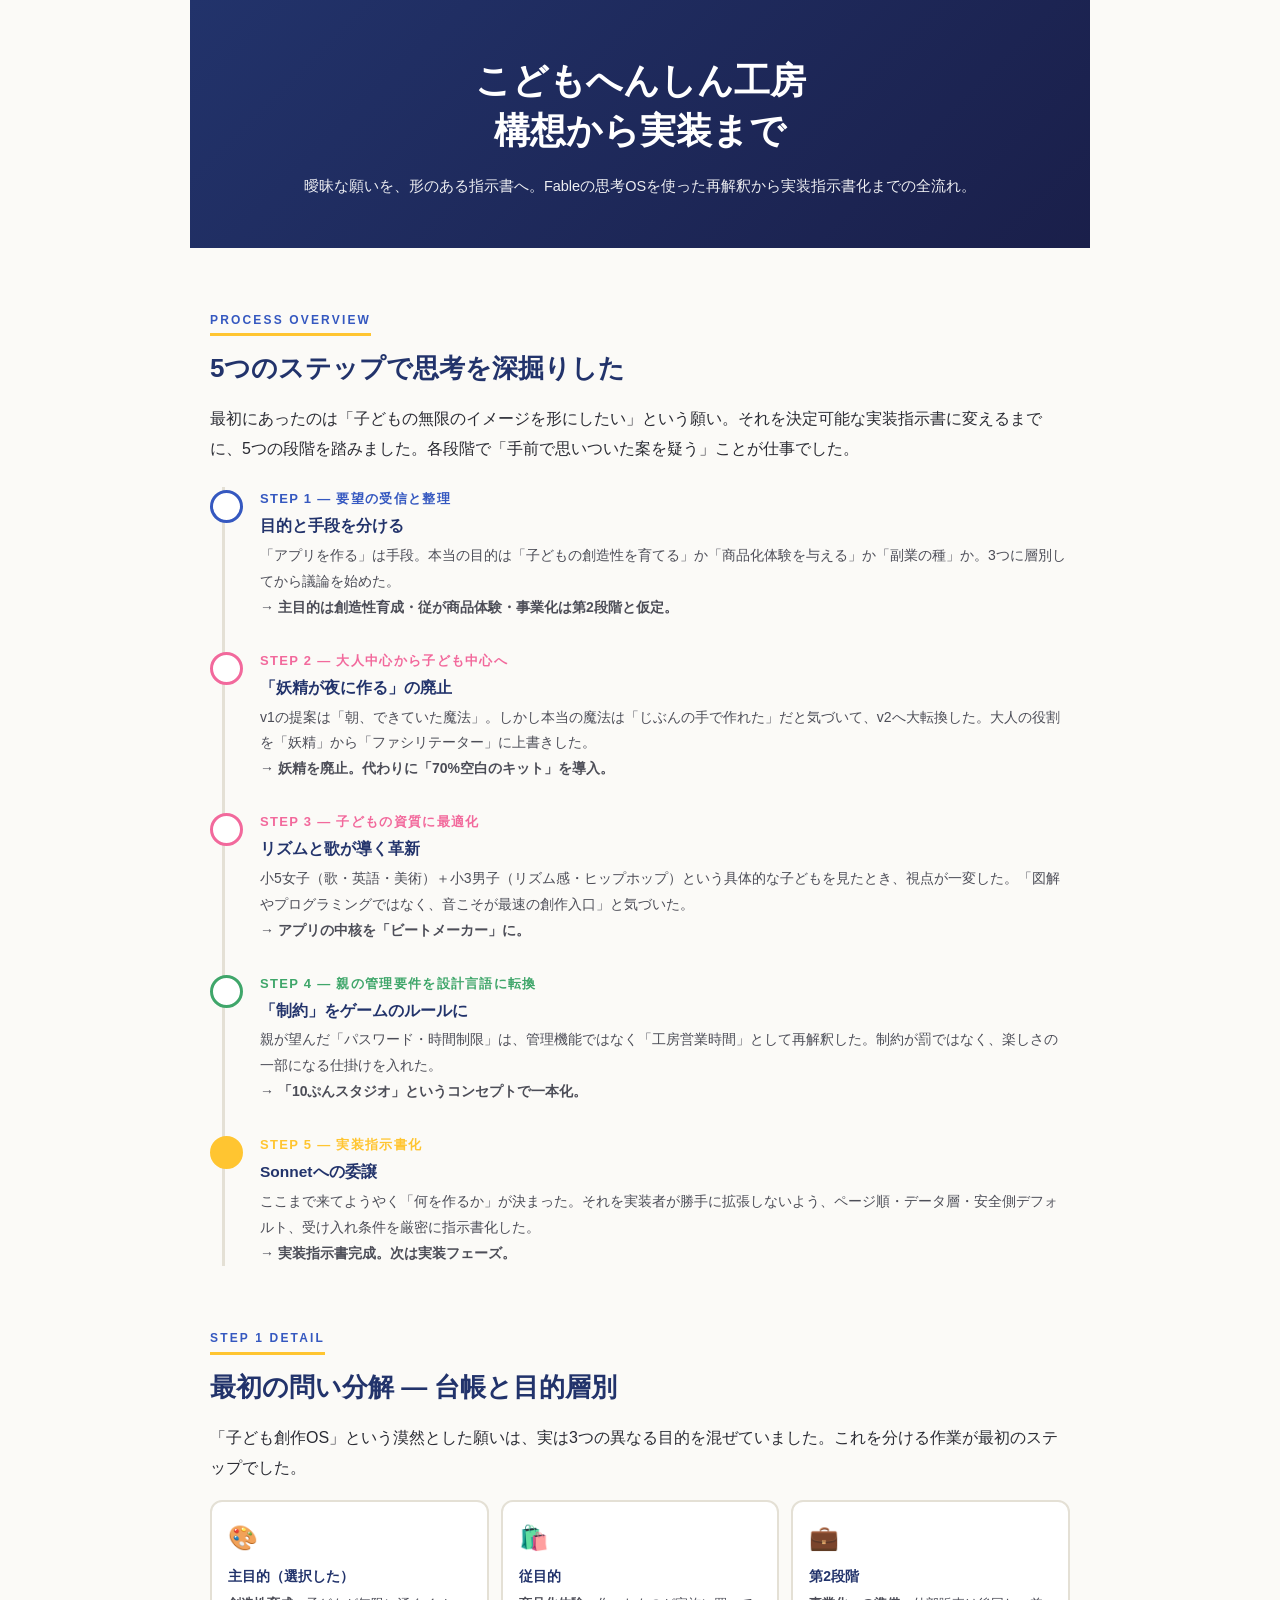
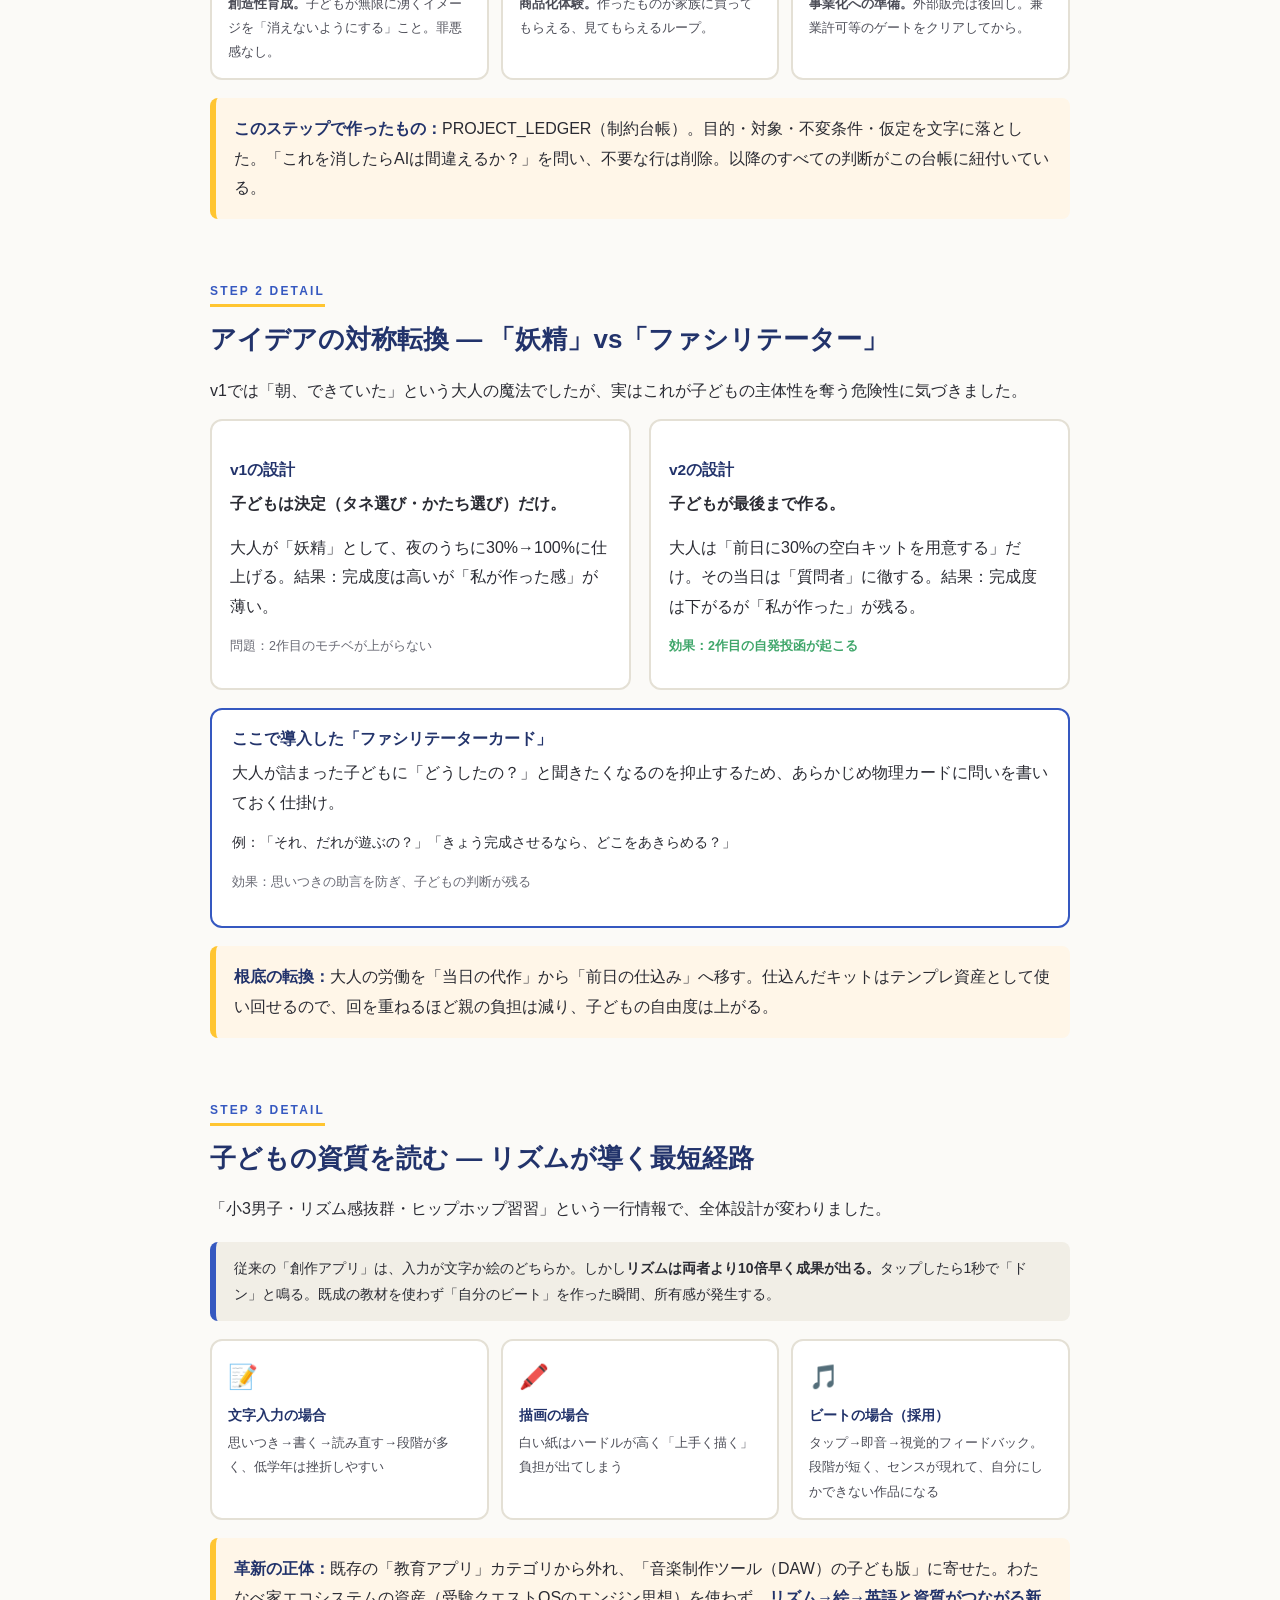
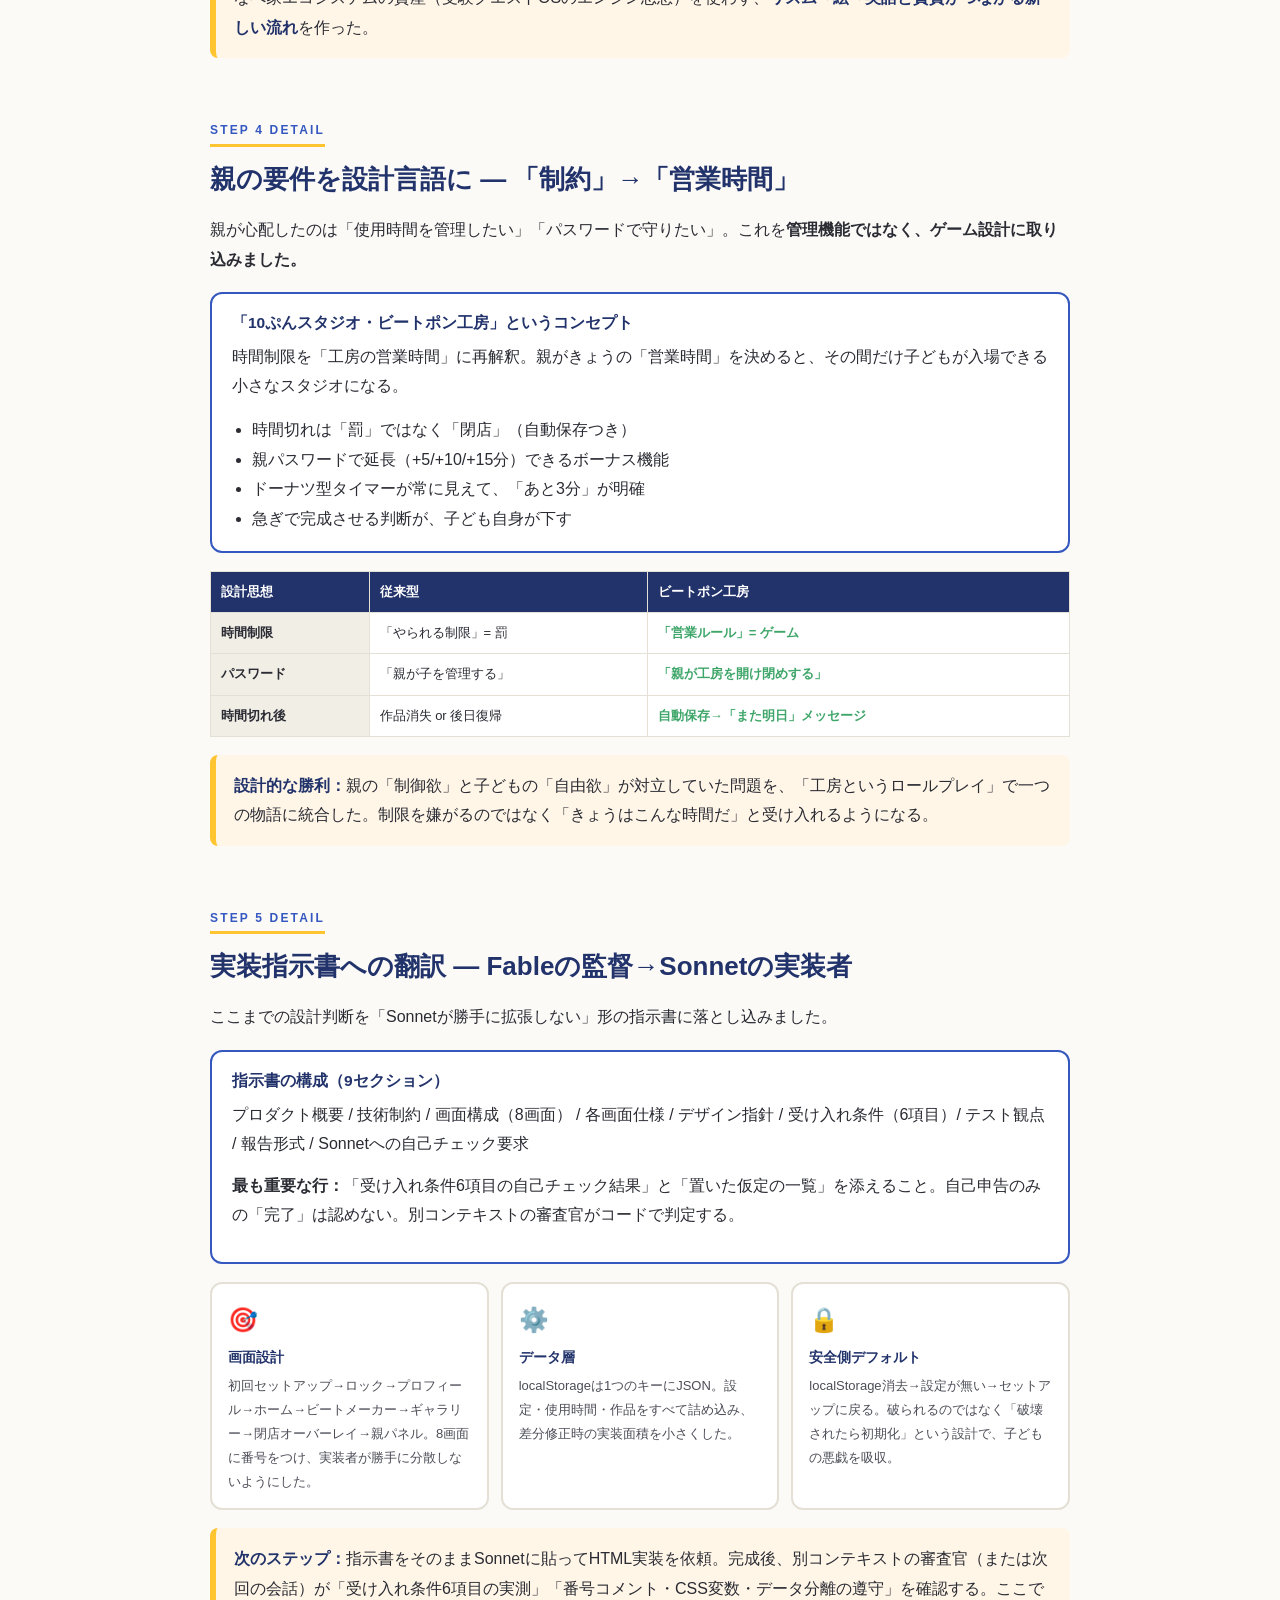
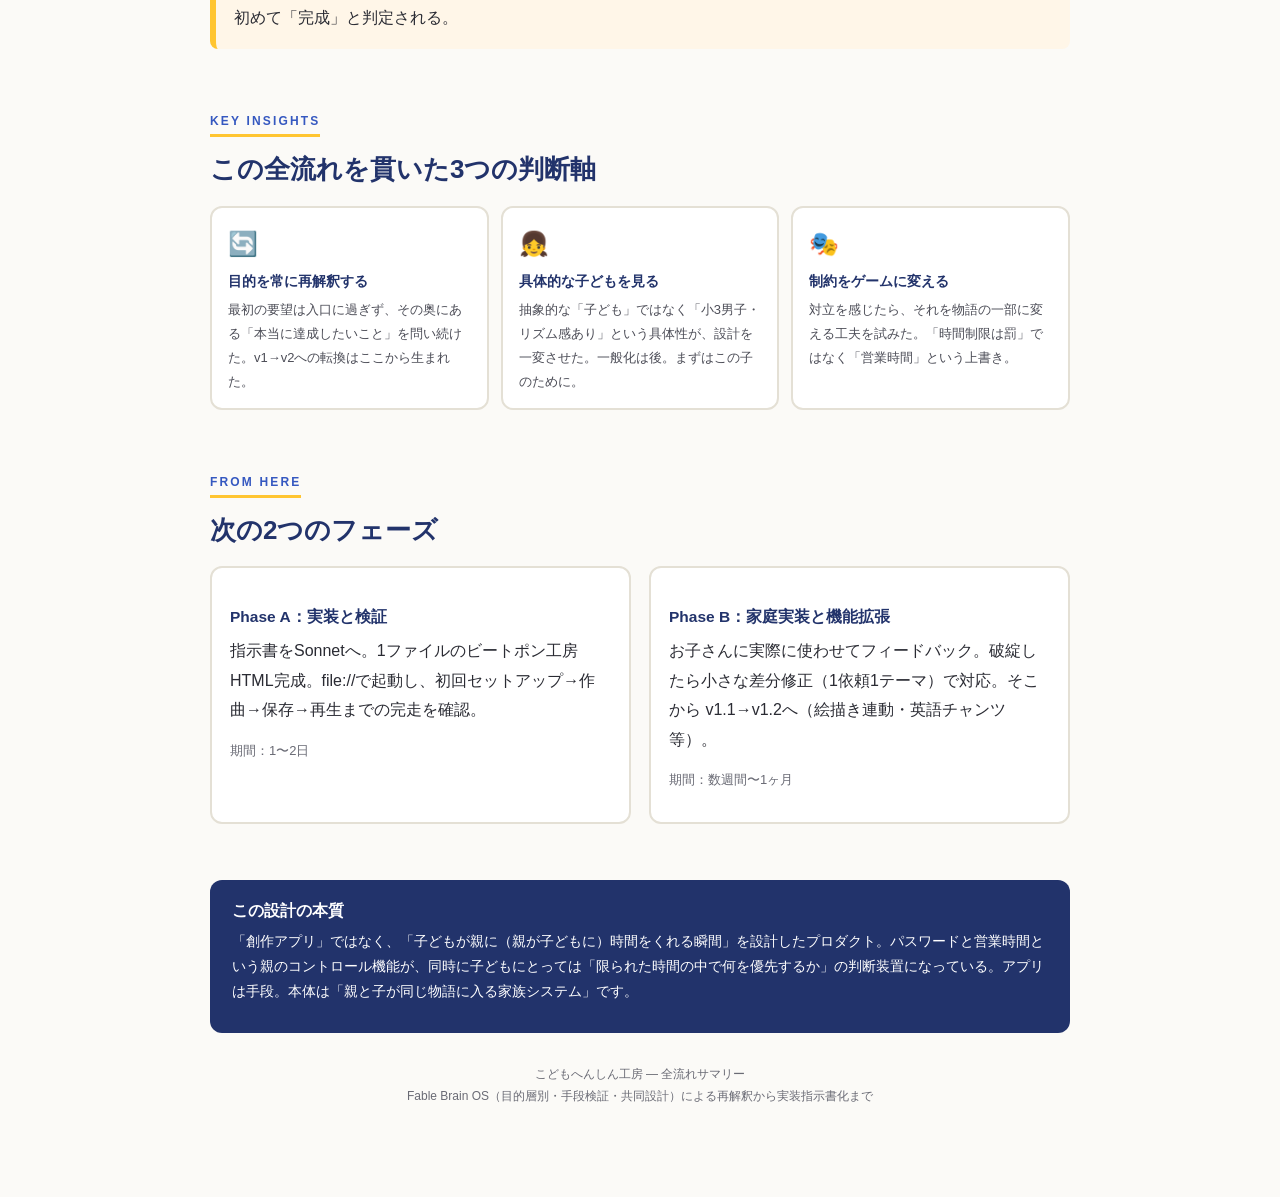
<file: docs/process-summary.html>
<!DOCTYPE html>
<html lang="ja">
<head>
<meta charset="UTF-8">
<meta name="viewport" content="width=device-width, initial-scale=1.0">
<title>こどもへんしん工房 — 構想から実装指示書までの全流れ</title>
<style>
  :root{
    --ink:#2a2b33;
    --paper:#fbfaf7;
    --blue:#3558c0;
    --blue-deep:#22336b;
    --sun:#ffc531;
    --green:#3fa66a;
    --pink:#f2699c;
    --line:#e4e0d5;
    --soft:#f1eee6;
    --gray:#6a6b75;
  }
  *{box-sizing:border-box;}
  html,body{margin:0;padding:0;}
  body{
    background:var(--paper);
    color:var(--ink);
    font-family:"Hiragino Kaku Gothic ProN","BIZ UDPGothic","Yu Gothic","Meiryo",sans-serif;
    line-height:1.85;
    font-size:16px;
  }
  main{max-width:900px;margin:0 auto;padding:0 20px 80px;}
  h1,h2,h3{font-family:"Hiragino Maru Gothic ProN","BIZ UDPGothic","Yu Gothic",sans-serif;line-height:1.4;}
  section{margin:56px 0;}
  .hero{margin:0 -20px;padding:56px 24px 48px;background:linear-gradient(135deg, var(--blue-deep) 0%, #1a1f4a 100%);color:#fff;text-align:center;}
  .hero h1{font-size:clamp(24px,5vw,36px);margin:0 0 16px;font-weight:800;}
  .hero p{font-size:14.5px;margin:0;opacity:.92;}
  .kicker{display:inline-block;font-size:12px;font-weight:bold;letter-spacing:.18em;color:var(--blue);border-bottom:3px solid var(--sun);padding-bottom:2px;margin-bottom:8px;}
  h2{font-size:clamp(20px,4vw,26px);margin:6px 0 18px;font-weight:800;color:var(--blue-deep);}
  h3{font-size:15.5px;margin:22px 0 8px;font-weight:800;color:var(--blue-deep);}
  p{margin:0 0 14px;}
  .timeline{position:relative;padding-left:0;list-style:none;margin:24px 0;}
  .timeline::before{content:'';position:absolute;left:12px;top:0;bottom:0;width:3px;background:var(--line);}
  .timeline li{margin-bottom:28px;padding-left:50px;position:relative;}
  .timeline li::before{content:'';position:absolute;left:0;top:3px;width:27px;height:27px;background:#fff;border:3px solid var(--blue);border-radius:50%;}
  .timeline li.v2::before{border-color:var(--pink);}.timeline li.v3::before{border-color:var(--green);}.timeline li.final::before{background:var(--sun);border-color:var(--sun);}
  .timeline .phase{font-weight:800;font-size:13px;letter-spacing:.1em;color:var(--blue);margin-bottom:4px;}
  .timeline li.v2 .phase{color:var(--pink);}.timeline li.v3 .phase{color:var(--green);}.timeline li.final .phase{color:var(--sun);}
  .timeline h3{margin:2px 0 6px;font-size:15.5px;}.timeline p{font-size:14px;margin:0 0 8px;color:#4c4d57;}
  .cards-grid{display:grid;grid-template-columns:repeat(3,1fr);gap:12px;margin:18px 0;}
  @media(max-width:720px){.cards-grid{grid-template-columns:1fr;}}
  .card{background:#fff;border:2px solid var(--line);border-radius:12px;padding:14px 16px;}.card h3{margin:0 0 6px;font-size:14px;}.card p{font-size:13px;margin:0;color:#4c4d57;}.card .emoji{font-size:24px;margin-bottom:6px;}
  .insight{background:#fff6e8;border-left:6px solid var(--sun);border-radius:8px;padding:16px 18px;margin:18px 0;}.insight b{color:var(--blue-deep);}
  .note{background:var(--soft);border-left:6px solid var(--blue);border-radius:8px;padding:14px 18px;font-size:14px;margin:18px 0;}
  .method-box{background:#fff;border:2px solid var(--blue);border-radius:12px;padding:18px 20px;margin:18px 0;}.method-box h3{margin-top:0;}
  .comp-table{overflow-x:auto;margin:18px 0;}table{border-collapse:collapse;width:100%;min-width:540px;background:#fff;font-size:13px;}th,td{border:1px solid var(--line);padding:8px 10px;text-align:left;}th{background:var(--blue-deep);color:#fff;font-weight:700;}td:first-child{font-weight:700;background:var(--soft);}.check{color:var(--green);font-weight:700;}
  .two-col{display:grid;grid-template-columns:1fr 1fr;gap:18px;}@media(max-width:680px){.two-col{grid-template-columns:1fr;}}
  .col-box{background:#fff;border:2px solid var(--line);border-radius:12px;padding:16px 18px;}
  .footer-note{background:var(--blue-deep);color:#fff;border-radius:12px;padding:20px 22px;margin:32px 0 0;}.footer-note h3{color:#fff;margin-top:0;}.footer-note p{font-size:13.5px;margin:0 0 8px;}
  footer{text-align:center;font-size:12px;color:var(--gray);padding:30px 0 10px;}
  @media print{body{background:#fff;}.hero{background:#fff;color:var(--ink);border-bottom:3px solid var(--ink);}section{page-break-inside:avoid;}}
  @page{size:A4;margin:14mm 12mm;}
</style>
</head>
<body>
<main>
  <div class="hero"><h1>こどもへんしん工房<br>構想から実装まで</h1><p>曖昧な願いを、形のある指示書へ。Fableの思考OSを使った再解釈から実装指示書化までの全流れ。</p></div>
  <section><span class="kicker">PROCESS OVERVIEW</span><h2>5つのステップで思考を深掘りした</h2><p>最初にあったのは「子どもの無限のイメージを形にしたい」という願い。それを決定可能な実装指示書に変えるまでに、5つの段階を踏みました。各段階で「手前で思いついた案を疑う」ことが仕事でした。</p>
    <ul class="timeline">
      <li><div class="phase">STEP 1 — 要望の受信と整理</div><h3>目的と手段を分ける</h3><p>「アプリを作る」は手段。本当の目的は「子どもの創造性を育てる」か「商品化体験を与える」か「副業の種」か。3つに層別してから議論を始めた。<br><strong>→ 主目的は創造性育成・従が商品体験・事業化は第2段階と仮定。</strong></p></li>
      <li class="v2"><div class="phase">STEP 2 — 大人中心から子ども中心へ</div><h3>「妖精が夜に作る」の廃止</h3><p>v1の提案は「朝、できていた魔法」。しかし本当の魔法は「じぶんの手で作れた」だと気づいて、v2へ大転換した。大人の役割を「妖精」から「ファシリテーター」に上書きした。<br><strong>→ 妖精を廃止。代わりに「70%空白のキット」を導入。</strong></p></li>
      <li class="v2"><div class="phase">STEP 3 — 子どもの資質に最適化</div><h3>リズムと歌が導く革新</h3><p>小5女子（歌・英語・美術）＋小3男子（リズム感・ヒップホップ）という具体的な子どもを見たとき、視点が一変した。「図解やプログラミングではなく、音こそが最速の創作入口」と気づいた。<br><strong>→ アプリの中核を「ビートメーカー」に。</strong></p></li>
      <li class="v3"><div class="phase">STEP 4 — 親の管理要件を設計言語に転換</div><h3>「制約」をゲームのルールに</h3><p>親が望んだ「パスワード・時間制限」は、管理機能ではなく「工房営業時間」として再解釈した。制約が罰ではなく、楽しさの一部になる仕掛けを入れた。<br><strong>→ 「10ぷんスタジオ」というコンセプトで一本化。</strong></p></li>
      <li class="final"><div class="phase">STEP 5 — 実装指示書化</div><h3>Sonnetへの委譲</h3><p>ここまで来てようやく「何を作るか」が決まった。それを実装者が勝手に拡張しないよう、ページ順・データ層・安全側デフォルト、受け入れ条件を厳密に指示書化した。<br><strong>→ 実装指示書完成。次は実装フェーズ。</strong></p></li>
    </ul>
  </section>
  <section><span class="kicker">STEP 1 DETAIL</span><h2>最初の問い分解 — 台帳と目的層別</h2><p>「子ども創作OS」という漠然とした願いは、実は3つの異なる目的を混ぜていました。これを分ける作業が最初のステップでした。</p><div class="cards-grid"><div class="card"><div class="emoji">🎨</div><h3>主目的（選択した）</h3><p><strong>創造性育成。</strong>子どもが無限に湧くイメージを「消えないようにする」こと。罪悪感なし。</p></div><div class="card"><div class="emoji">🛍️</div><h3>従目的</h3><p><strong>商品化体験。</strong>作ったものが家族に買ってもらえる、見てもらえるループ。</p></div><div class="card"><div class="emoji">💼</div><h3>第2段階</h3><p><strong>事業化への準備。</strong>外部販売は後回し。兼業許可等のゲートをクリアしてから。</p></div></div><div class="insight"><b>このステップで作ったもの：</b>PROJECT_LEDGER（制約台帳）。目的・対象・不変条件・仮定を文字に落とした。「これを消したらAIは間違えるか？」を問い、不要な行は削除。以降のすべての判断がこの台帳に紐付いている。</div></section>
  <section><span class="kicker">STEP 2 DETAIL</span><h2>アイデアの対称転換 — 「妖精」vs「ファシリテーター」</h2><p>v1では「朝、できていた」という大人の魔法でしたが、実はこれが子どもの主体性を奪う危険性に気づきました。</p><div class="two-col"><div class="col-box"><h3>v1の設計</h3><p><strong>子どもは決定（タネ選び・かたち選び）だけ。</strong></p><p>大人が「妖精」として、夜のうちに30%→100%に仕上げる。結果：完成度は高いが「私が作った感」が薄い。</p><p style="font-size:12.5px;color:var(--gray);">問題：2作目のモチベが上がらない</p></div><div class="col-box"><h3>v2の設計</h3><p><strong>子どもが最後まで作る。</strong></p><p>大人は「前日に30%の空白キットを用意する」だけ。その当日は「質問者」に徹する。結果：完成度は下がるが「私が作った」が残る。</p><p style="font-size:12.5px;color:var(--green);font-weight:700;">効果：2作目の自発投函が起こる</p></div></div><div class="method-box"><h3>ここで導入した「ファシリテーターカード」</h3><p>大人が詰まった子どもに「どうしたの？」と聞きたくなるのを抑止するため、あらかじめ物理カードに問いを書いておく仕掛け。</p><p style="font-size:13.5px;">例：「それ、だれが遊ぶの？」「きょう完成させるなら、どこをあきらめる？」</p><p style="font-size:13px;color:var(--gray);">効果：思いつきの助言を防ぎ、子どもの判断が残る</p></div><div class="insight"><b>根底の転換：</b>大人の労働を「当日の代作」から「前日の仕込み」へ移す。仕込んだキットはテンプレ資産として使い回せるので、回を重ねるほど親の負担は減り、子どもの自由度は上がる。</div></section>
  <section><span class="kicker">STEP 3 DETAIL</span><h2>子どもの資質を読む — リズムが導く最短経路</h2><p>「小3男子・リズム感抜群・ヒップホップ習習」という一行情報で、全体設計が変わりました。</p><div class="note">従来の「創作アプリ」は、入力が文字か絵のどちらか。しかし<b>リズムは両者より10倍早く成果が出る。</b>タップしたら1秒で「ドン」と鳴る。既成の教材を使わず「自分のビート」を作った瞬間、所有感が発生する。</div><div class="cards-grid"><div class="card"><div class="emoji">📝</div><h3>文字入力の場合</h3><p>思いつき→書く→読み直す→段階が多く、低学年は挫折しやすい</p></div><div class="card"><div class="emoji">🖍️</div><h3>描画の場合</h3><p>白い紙はハードルが高く「上手く描く」負担が出てしまう</p></div><div class="card"><div class="emoji">🎵</div><h3>ビートの場合（採用）</h3><p>タップ→即音→視覚的フィードバック。段階が短く、センスが現れて、自分にしかできない作品になる</p></div></div><div class="insight"><b>革新の正体：</b>既存の「教育アプリ」カテゴリから外れ、「音楽制作ツール（DAW）の子ども版」に寄せた。わたなべ家エコシステムの資産（受験クエストOSのエンジン思想）を使わず、<b>リズム→絵→英語と資質がつながる新しい流れ</b>を作った。</div></section>
  <section><span class="kicker">STEP 4 DETAIL</span><h2>親の要件を設計言語に — 「制約」→「営業時間」</h2><p>親が心配したのは「使用時間を管理したい」「パスワードで守りたい」。これを<b>管理機能ではなく、ゲーム設計に取り込みました。</b></p><div class="method-box"><h3>「10ぷんスタジオ・ビートポン工房」というコンセプト</h3><p>時間制限を「工房の営業時間」に再解釈。親がきょうの「営業時間」を決めると、その間だけ子どもが入場できる小さなスタジオになる。</p><ul style="margin:12px 0 0;padding-left:20px;"><li>時間切れは「罰」ではなく「閉店」（自動保存つき）</li><li>親パスワードで延長（+5/+10/+15分）できるボーナス機能</li><li>ドーナツ型タイマーが常に見えて、「あと3分」が明確</li><li>急ぎで完成させる判断が、子ども自身が下す</li></ul></div><div class="comp-table"><table><tr><th>設計思想</th><th>従来型</th><th>ビートポン工房</th></tr><tr><td>時間制限</td><td>「やられる制限」= 罰</td><td class="check">「営業ルール」= ゲーム</td></tr><tr><td>パスワード</td><td>「親が子を管理する」</td><td class="check">「親が工房を開け閉めする」</td></tr><tr><td>時間切れ後</td><td>作品消失 or 後日復帰</td><td class="check">自動保存→「また明日」メッセージ</td></tr></table></div><div class="insight"><b>設計的な勝利：</b>親の「制御欲」と子どもの「自由欲」が対立していた問題を、「工房というロールプレイ」で一つの物語に統合した。制限を嫌がるのではなく「きょうはこんな時間だ」と受け入れるようになる。</div></section>
  <section><span class="kicker">STEP 5 DETAIL</span><h2>実装指示書への翻訳 — Fableの監督→Sonnetの実装者</h2><p>ここまでの設計判断を「Sonnetが勝手に拡張しない」形の指示書に落とし込みました。</p><div class="method-box"><h3>指示書の構成（9セクション）</h3><p style="margin-bottom:12px;">プロダクト概要 / 技術制約 / 画面構成（8画面） / 各画面仕様 / デザイン指針 / 受け入れ条件（6項目）/ テスト観点 / 報告形式 / Sonnetへの自己チェック要求</p><p><b>最も重要な行：</b>「受け入れ条件6項目の自己チェック結果」と「置いた仮定の一覧」を添えること。自己申告のみの「完了」は認めない。別コンテキストの審査官がコードで判定する。</p></div><div class="cards-grid"><div class="card"><div class="emoji">🎯</div><h3>画面設計</h3><p>初回セットアップ→ロック→プロフィール→ホーム→ビートメーカー→ギャラリー→閉店オーバーレイ→親パネル。8画面に番号をつけ、実装者が勝手に分散しないようにした。</p></div><div class="card"><div class="emoji">⚙️</div><h3>データ層</h3><p>localStorageは1つのキーにJSON。設定・使用時間・作品をすべて詰め込み、差分修正時の実装面積を小さくした。</p></div><div class="card"><div class="emoji">🔒</div><h3>安全側デフォルト</h3><p>localStorage消去→設定が無い→セットアップに戻る。破られるのではなく「破壊されたら初期化」という設計で、子どもの悪戯を吸収。</p></div></div><div class="insight"><b>次のステップ：</b>指示書をそのままSonnetに貼ってHTML実装を依頼。完成後、別コンテキストの審査官（または次回の会話）が「受け入れ条件6項目の実測」「番号コメント・CSS変数・データ分離の遵守」を確認する。ここで初めて「完成」と判定される。</div></section>
  <section><span class="kicker">KEY INSIGHTS</span><h2>この全流れを貫いた3つの判断軸</h2><div class="cards-grid"><div class="card"><div class="emoji">🔄</div><h3>目的を常に再解釈する</h3><p>最初の要望は入口に過ぎず、その奥にある「本当に達成したいこと」を問い続けた。v1→v2への転換はここから生まれた。</p></div><div class="card"><div class="emoji">👧</div><h3>具体的な子どもを見る</h3><p>抽象的な「子ども」ではなく「小3男子・リズム感あり」という具体性が、設計を一変させた。一般化は後。まずはこの子のために。</p></div><div class="card"><div class="emoji">🎭</div><h3>制約をゲームに変える</h3><p>対立を感じたら、それを物語の一部に変える工夫を試みた。「時間制限は罰」ではなく「営業時間」という上書き。</p></div></div></section>
  <section><span class="kicker">FROM HERE</span><h2>次の2つのフェーズ</h2><div class="two-col"><div class="col-box"><h3>Phase A：実装と検証</h3><p>指示書をSonnetへ。1ファイルのビートポン工房HTML完成。file://で起動し、初回セットアップ→作曲→保存→再生までの完走を確認。</p><p style="font-size:13px;color:var(--gray);margin-top:10px;">期間：1〜2日</p></div><div class="col-box"><h3>Phase B：家庭実装と機能拡張</h3><p>お子さんに実際に使わせてフィードバック。破綻したら小さな差分修正（1依頼1テーマ）で対応。そこから v1.1→v1.2へ（絵描き連動・英語チャンツ等）。</p><p style="font-size:13px;color:var(--gray);margin-top:10px;">期間：数週間〜1ヶ月</p></div></div></section>
  <div class="footer-note"><h3>この設計の本質</h3><p>「創作アプリ」ではなく、「子どもが親に（親が子どもに）時間をくれる瞬間」を設計したプロダクト。パスワードと営業時間という親のコントロール機能が、同時に子どもにとっては「限られた時間の中で何を優先するか」の判断装置になっている。アプリは手段。本体は「親と子が同じ物語に入る家族システム」です。</p></div>
  <footer>こどもへんしん工房 — 全流れサマリー<br>Fable Brain OS（目的層別・手段検証・共同設計）による再解釈から実装指示書化まで</footer>
</main>
</body>
</html>
</file>
<file: style.css>
/* =========================================================
   [0] デザイン変数・共通
   ========================================================= */
:root{
  --c-bg:#080d20;
  --c-bg-2:#0d1532;
  --c-panel:#121c3e;
  --c-panel-2:#192654;
  --c-panel-soft:#101938;
  --c-text:#f7f9ff;
  --c-muted:#aeb9db;
  --c-line:#2a3970;
  --c-accent:#ff5fa7;
  --c-accent-2:#ff9bc8;
  --c-cyan:#45d9ff;
  --c-green:#61e6a8;
  --c-yellow:#ffd65a;
  --c-red:#ff6b7a;
  --c-white:#ffffff;
  --c-black:#000000;
  --c-overlay:rgba(4,8,22,.88);
  --c-glow:rgba(255,95,167,.34);
  --c-glow-cyan:rgba(69,217,255,.25);
  --c-shadow:rgba(0,0,0,.28);

  --sp-1:4px;
  --sp-2:8px;
  --sp-3:12px;
  --sp-4:16px;
  --sp-5:20px;
  --sp-6:24px;
  --sp-7:32px;
  --sp-8:40px;

  --r-sm:10px;
  --r-md:16px;
  --r-lg:24px;
  --r-pill:999px;

  --shadow-1:0 10px 28px var(--c-shadow);
  --shadow-glow:0 0 0 1px var(--c-line),0 0 24px var(--c-glow);
  --shadow-cyan:0 0 0 1px var(--c-line),0 0 24px var(--c-glow-cyan);

  --tap:48px;
  --maxw:720px;
  --timer-size:58px;
  --step-gap:6px;
}
*{box-sizing:border-box}
html,body{margin:0;min-height:100%;background:radial-gradient(circle at 50% -10%,var(--c-bg-2),var(--c-bg) 55%);color:var(--c-text);font-family:"Hiragino Maru Gothic ProN","Hiragino Kaku Gothic ProN","Yu Gothic",Meiryo,sans-serif;-webkit-tap-highlight-color:transparent}
body{min-height:100dvh}
button,input,textarea{font:inherit}
button{color:inherit}
a{color:inherit}
[hidden]{display:none!important}
.app{min-height:100dvh;padding:env(safe-area-inset-top) var(--sp-4) calc(var(--sp-7) + env(safe-area-inset-bottom));}
.shell{width:min(100%,var(--maxw));margin:0 auto}
.screen{animation:screenIn .18s ease-out}
@keyframes screenIn{from{opacity:.45;transform:translateY(6px)}to{opacity:1;transform:none}}
.card{background:linear-gradient(180deg,var(--c-panel),var(--c-panel-soft));border:1px solid var(--c-line);border-radius:var(--r-lg);padding:var(--sp-5);box-shadow:var(--shadow-1)}
.stack{display:grid;gap:var(--sp-4)}
.row{display:flex;align-items:center;gap:var(--sp-3);flex-wrap:wrap}
.row.between{justify-content:space-between}
.center{text-align:center}
.muted{color:var(--c-muted)}
.eyebrow{font-size:.76rem;font-weight:800;letter-spacing:.12em;color:var(--c-yellow);text-transform:uppercase}
h1,h2,h3,p{margin:0}
h1{font-size:clamp(1.85rem,8vw,2.65rem);line-height:1.15;letter-spacing:.02em}
h2{font-size:1.35rem;line-height:1.25}
h3{font-size:1rem}
.lead{color:var(--c-muted);line-height:1.75}
.logo-mark{width:82px;height:82px;margin:0 auto;position:relative;border-radius:50%;background:radial-gradient(circle,var(--c-accent-2) 0 16%,var(--c-accent) 17% 37%,var(--c-panel-2) 38% 57%,var(--c-bg) 58%);box-shadow:0 0 34px var(--c-glow)}
.logo-mark::after{content:"♪";position:absolute;inset:0;display:grid;place-items:center;font-size:2.4rem;font-weight:900;color:var(--c-white)}
.btn{min-height:var(--tap);border:1px solid var(--c-line);border-radius:var(--r-md);background:var(--c-panel-2);padding:var(--sp-3) var(--sp-4);font-weight:800;cursor:pointer;transition:transform .12s ease,filter .12s ease,box-shadow .12s ease}
.btn:active{transform:scale(.97)}
.btn:focus-visible,.field:focus-visible,.step-cell:focus-visible{outline:3px solid var(--c-yellow);outline-offset:2px}
.btn.primary{background:linear-gradient(135deg,var(--c-accent),var(--c-accent-2));color:var(--c-bg);border-color:transparent;box-shadow:var(--shadow-glow)}
.btn.cyan{background:linear-gradient(135deg,var(--c-cyan),var(--c-green));color:var(--c-bg);border-color:transparent;box-shadow:var(--shadow-cyan)}
.btn.ghost{background:transparent}
.btn.danger{background:transparent;border-color:var(--c-red);color:var(--c-red)}
.btn.small{min-height:44px;padding:var(--sp-2) var(--sp-3);font-size:.9rem}
.btn.full{width:100%}
.field{width:100%;min-height:var(--tap);border:1px solid var(--c-line);border-radius:var(--r-md);background:var(--c-bg-2);color:var(--c-text);padding:var(--sp-3) var(--sp-4)}
.field::placeholder{color:var(--c-muted)}
textarea.field{min-height:160px;resize:vertical;line-height:1.55}
.label{display:grid;gap:var(--sp-2);font-size:.9rem;font-weight:800}
.hint{font-size:.82rem;color:var(--c-muted);line-height:1.5}
.error{min-height:1.3em;color:var(--c-red);font-size:.86rem;font-weight:800}
.preset-grid{display:grid;grid-template-columns:repeat(4,1fr);gap:var(--sp-2)}
.preset-grid .btn{padding-inline:var(--sp-2)}
.divider{height:1px;background:var(--c-line);margin:var(--sp-2) 0}
.pill{display:inline-flex;align-items:center;gap:var(--sp-1);border:1px solid var(--c-line);border-radius:var(--r-pill);padding:var(--sp-2) var(--sp-3);font-size:.82rem;color:var(--c-muted);background:var(--c-bg-2)}
.toast{position:fixed;left:50%;bottom:calc(var(--sp-6) + env(safe-area-inset-bottom));transform:translate(-50%,16px);z-index:80;background:var(--c-text);color:var(--c-bg);padding:var(--sp-3) var(--sp-4);border-radius:var(--r-pill);font-weight:800;opacity:0;pointer-events:none;transition:.18s ease;max-width:calc(100vw - var(--sp-7));text-align:center;box-shadow:var(--shadow-1)}
.toast.show{opacity:1;transform:translate(-50%,0)}

/* =========================================================
   [1] 初回セットアップ
   ========================================================= */
.hero{padding:var(--sp-8) 0 var(--sp-6);display:grid;gap:var(--sp-4);text-align:center}
.setup-card{display:grid;gap:var(--sp-5)}

/* =========================================================
   [2] ロック画面
   ========================================================= */
.lock-actions{display:grid;gap:var(--sp-3)}
.lock-status{display:flex;align-items:center;justify-content:center;gap:var(--sp-2);color:var(--c-muted);font-size:.86rem}
.lock-dot{width:9px;height:9px;border-radius:50%;background:var(--c-green);box-shadow:0 0 12px var(--c-green)}

/* =========================================================
   [3] プロフィール選択
   ========================================================= */
.profile-grid{display:grid;grid-template-columns:1fr 1fr;gap:var(--sp-3)}
.profile{min-height:150px;border:1px solid var(--c-line);border-radius:var(--r-lg);background:var(--c-panel);padding:var(--sp-5) var(--sp-3);display:grid;place-items:center;align-content:center;gap:var(--sp-3);cursor:pointer;box-shadow:var(--shadow-1)}
.profile:active{transform:scale(.98)}
.profile-avatar{width:68px;height:68px;border-radius:50%;display:grid;place-items:center;font-size:2rem;font-weight:900;color:var(--c-bg)}
.profile[data-profile="0"] .profile-avatar{background:linear-gradient(135deg,var(--c-accent),var(--c-yellow))}
.profile[data-profile="1"] .profile-avatar{background:linear-gradient(135deg,var(--c-cyan),var(--c-green))}
.profile-name{font-weight:900;text-align:center}

/* =========================================================
   [4] ホーム画面・共通ヘッダー
   ========================================================= */
.studio-header{position:sticky;top:env(safe-area-inset-top);z-index:20;background:linear-gradient(180deg,var(--c-bg) 72%,transparent);padding:var(--sp-3) 0 var(--sp-4);margin-bottom:var(--sp-3)}
.studio-bar{display:grid;grid-template-columns:auto 1fr auto;align-items:center;gap:var(--sp-3);background:var(--c-panel);border:1px solid var(--c-line);border-radius:var(--r-lg);padding:var(--sp-2) var(--sp-3);box-shadow:var(--shadow-1)}
.timer-ring{width:var(--timer-size);height:var(--timer-size);border-radius:50%;display:grid;place-items:center;background:conic-gradient(var(--theme,var(--c-accent)) var(--timer-pct,100%),var(--c-panel-2) 0);position:relative;flex:0 0 auto}
.timer-ring::after{content:"";position:absolute;inset:6px;border-radius:50%;background:var(--c-bg-2)}
.timer-text{position:relative;z-index:1;text-align:center;font-weight:900;font-size:.72rem;line-height:1.05}
.timer-text strong{display:block;font-size:.85rem}
.timer-ring.warning{--theme:var(--c-yellow)}
.timer-ring.critical{--theme:var(--c-red);animation:timerPulse .8s ease-in-out infinite alternate}
@keyframes timerPulse{to{filter:brightness(1.28)}}
.studio-meta{min-width:0}
.studio-meta .name{font-weight:900;white-space:nowrap;overflow:hidden;text-overflow:ellipsis}
.studio-meta .sub{font-size:.78rem;color:var(--c-muted)}
.icon-btn{width:44px;height:44px;border-radius:50%;border:1px solid var(--c-line);background:var(--c-bg-2);display:grid;place-items:center;cursor:pointer}
.home-actions{display:grid;grid-template-columns:1fr 1fr;gap:var(--sp-3)}
.big-action{min-height:160px;border:1px solid var(--c-line);border-radius:var(--r-lg);padding:var(--sp-5);background:linear-gradient(180deg,var(--c-panel),var(--c-panel-soft));display:flex;flex-direction:column;justify-content:space-between;text-align:left;cursor:pointer;box-shadow:var(--shadow-1)}
.big-action .icon{font-size:2.4rem}
.big-action strong{font-size:1.16rem}
.big-action span{color:var(--c-muted);font-size:.84rem;line-height:1.55}
.daily-card{display:grid;grid-template-columns:auto 1fr;align-items:center;gap:var(--sp-4)}
.daily-number{width:70px;height:70px;border-radius:var(--r-lg);display:grid;place-items:center;background:var(--c-bg-2);border:1px solid var(--c-line);font-size:1.7rem;font-weight:900;color:var(--theme,var(--c-accent))}

/* =========================================================
   [5] ビートメーカー
   ========================================================= */
.maker-top{display:grid;gap:var(--sp-3);margin-bottom:var(--sp-3)}
.transport{display:grid;grid-template-columns:auto 1fr auto;gap:var(--sp-2);align-items:center}
.play-btn{width:58px;height:58px;border-radius:50%;border:0;background:linear-gradient(135deg,var(--theme,var(--c-accent)),var(--c-yellow));color:var(--c-bg);font-size:1.4rem;font-weight:900;box-shadow:var(--shadow-glow);cursor:pointer}
.tempo{display:grid;gap:var(--sp-1);min-width:0}
.tempo-row{display:grid;grid-template-columns:auto 1fr auto;align-items:center;gap:var(--sp-2)}
.range{width:100%;accent-color:var(--theme,var(--c-accent))}
.step-pages{display:grid;grid-template-columns:1fr 1fr;gap:var(--sp-2)}
.page-btn[aria-pressed="true"]{background:var(--theme,var(--c-accent));color:var(--c-bg);border-color:transparent}
.sequence-card{overflow:hidden}
.step-head{display:grid;grid-template-columns:64px repeat(8,1fr);gap:var(--step-gap);align-items:center;margin-bottom:var(--sp-2)}
.step-num{text-align:center;color:var(--c-muted);font-size:.72rem;font-weight:800}
.step-num.current{color:var(--c-yellow)}
.track-row{display:grid;grid-template-columns:64px repeat(8,1fr);gap:var(--step-gap);align-items:center;margin-bottom:var(--step-gap)}
.track-row:last-child{margin-bottom:0}
.track-label{height:44px;border-radius:var(--r-sm);display:grid;place-items:center;background:var(--c-bg-2);border:1px solid var(--c-line);font-size:.78rem;font-weight:900;text-align:center;line-height:1.1}
.step-cell{min-width:0;height:44px;border-radius:var(--r-sm);border:1px solid var(--c-line);background:var(--c-bg-2);cursor:pointer;position:relative;transition:.1s ease}
.step-cell:active{transform:scale(.93)}
.step-cell.on{background:var(--theme,var(--c-accent));border-color:transparent;box-shadow:0 0 14px var(--c-glow)}
.step-cell.current{outline:2px solid var(--c-yellow);outline-offset:1px}
.step-cell.tone.on{background:linear-gradient(135deg,var(--c-cyan),var(--theme,var(--c-accent)))}
.step-cell .note{position:absolute;inset:0;display:grid;place-items:center;color:var(--c-bg);font-size:.7rem;font-weight:900}
.overview{display:grid;grid-template-columns:repeat(16,1fr);gap:var(--sp-1);margin-top:var(--sp-3)}
.overview span{height:5px;border-radius:var(--r-pill);background:var(--c-line)}
.overview span.active{background:var(--theme,var(--c-accent))}
.overview span.playing{background:var(--c-yellow)}
.maker-save{display:grid;gap:var(--sp-3);margin-top:var(--sp-4)}
.save-actions{display:grid;grid-template-columns:1fr 1fr;gap:var(--sp-2)}

/* =========================================================
   [6] ギャラリー
   ========================================================= */
.gallery-list{display:grid;gap:var(--sp-3)}
.work-card{border:1px solid var(--c-line);border-radius:var(--r-lg);background:var(--c-panel);padding:var(--sp-4);display:grid;grid-template-columns:auto 1fr auto;align-items:center;gap:var(--sp-3);cursor:pointer;box-shadow:var(--shadow-1)}
.work-no{width:50px;height:50px;border-radius:var(--r-md);display:grid;place-items:center;background:var(--c-bg-2);color:var(--theme,var(--c-accent));font-weight:900}
.work-title{font-weight:900;margin-bottom:var(--sp-1)}
.work-meta{font-size:.78rem;color:var(--c-muted)}
.seed-badge{display:inline-flex;border-radius:var(--r-pill);padding:var(--sp-1) var(--sp-2);font-size:.7rem;font-weight:900;background:var(--c-yellow);color:var(--c-bg);margin-left:var(--sp-1)}
.empty{padding:var(--sp-8) var(--sp-4);text-align:center;color:var(--c-muted);border:1px dashed var(--c-line);border-radius:var(--r-lg)}

/* =========================================================
   [7] 閉店オーバーレイ＋延長
   ========================================================= */
.overlay{position:fixed;inset:0;z-index:60;background:var(--c-overlay);backdrop-filter:blur(12px);padding:calc(var(--sp-6) + env(safe-area-inset-top)) var(--sp-4) calc(var(--sp-6) + env(safe-area-inset-bottom));overflow:auto}
.overlay-inner{width:min(100%,560px);margin:0 auto;display:grid;gap:var(--sp-5);text-align:center}
.shutter{font-size:3.4rem;line-height:1}
.today-chips{display:flex;gap:var(--sp-2);flex-wrap:wrap;justify-content:center}
.today-chip{border:1px solid var(--c-line);border-radius:var(--r-pill);padding:var(--sp-2) var(--sp-3);background:var(--c-panel);font-size:.82rem}
.extend-box{display:grid;gap:var(--sp-3);text-align:left}
.extend-grid{display:grid;grid-template-columns:repeat(3,1fr);gap:var(--sp-2)}

/* =========================================================
   [8] 親パネル・モーダル
   ========================================================= */
.modal{position:fixed;inset:0;z-index:70;background:var(--c-overlay);padding:calc(var(--sp-6) + env(safe-area-inset-top)) var(--sp-4) calc(var(--sp-6) + env(safe-area-inset-bottom));overflow:auto}
.modal-card{width:min(100%,600px);margin:0 auto;background:var(--c-panel);border:1px solid var(--c-line);border-radius:var(--r-lg);padding:var(--sp-5);box-shadow:var(--shadow-1)}
.parent-section{display:grid;gap:var(--sp-3);padding:var(--sp-4) 0;border-bottom:1px solid var(--c-line)}
.parent-section:last-child{border-bottom:0}
.parent-works{display:grid;gap:var(--sp-2);max-height:280px;overflow:auto}
.parent-work{display:grid;grid-template-columns:1fr auto;gap:var(--sp-2);align-items:center;background:var(--c-bg-2);border-radius:var(--r-md);padding:var(--sp-3)}
.two-col{display:grid;grid-template-columns:1fr 1fr;gap:var(--sp-3)}

@media(max-width:520px){
  .app{padding-inline:var(--sp-3)}
  .card{padding:var(--sp-4)}
  .home-actions{grid-template-columns:1fr}
  .big-action{min-height:128px}
  .profile-grid{gap:var(--sp-2)}
  .profile{min-height:138px;padding-inline:var(--sp-2)}
  .step-head,.track-row{grid-template-columns:58px repeat(8,1fr);gap:4px}
  .track-label{font-size:.72rem}
  .step-cell{height:42px}
  .save-actions{grid-template-columns:1fr}
  .two-col{grid-template-columns:1fr}
}
@media(max-width:360px){
  .step-head,.track-row{grid-template-columns:54px repeat(8,1fr);gap:3px}
  .step-cell{height:40px}
  .app{padding-inline:var(--sp-2)}
}
</file>
